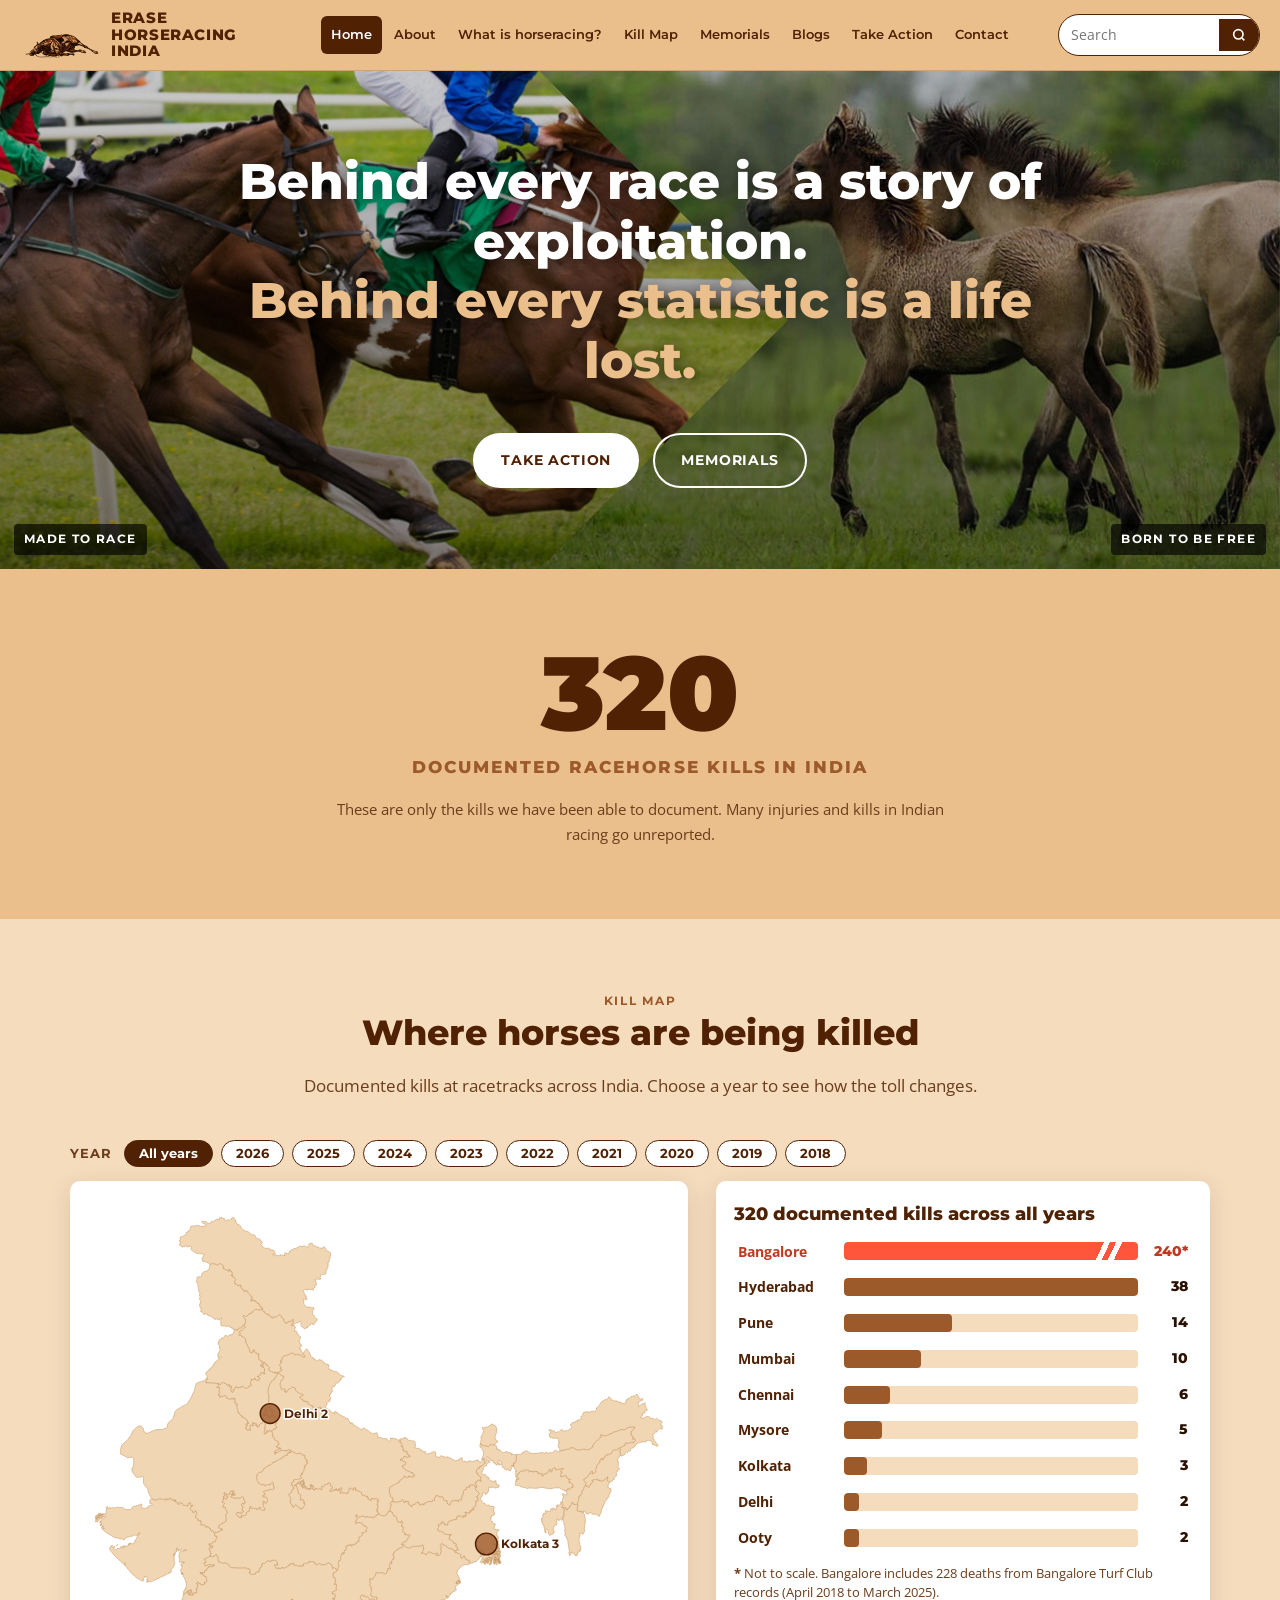
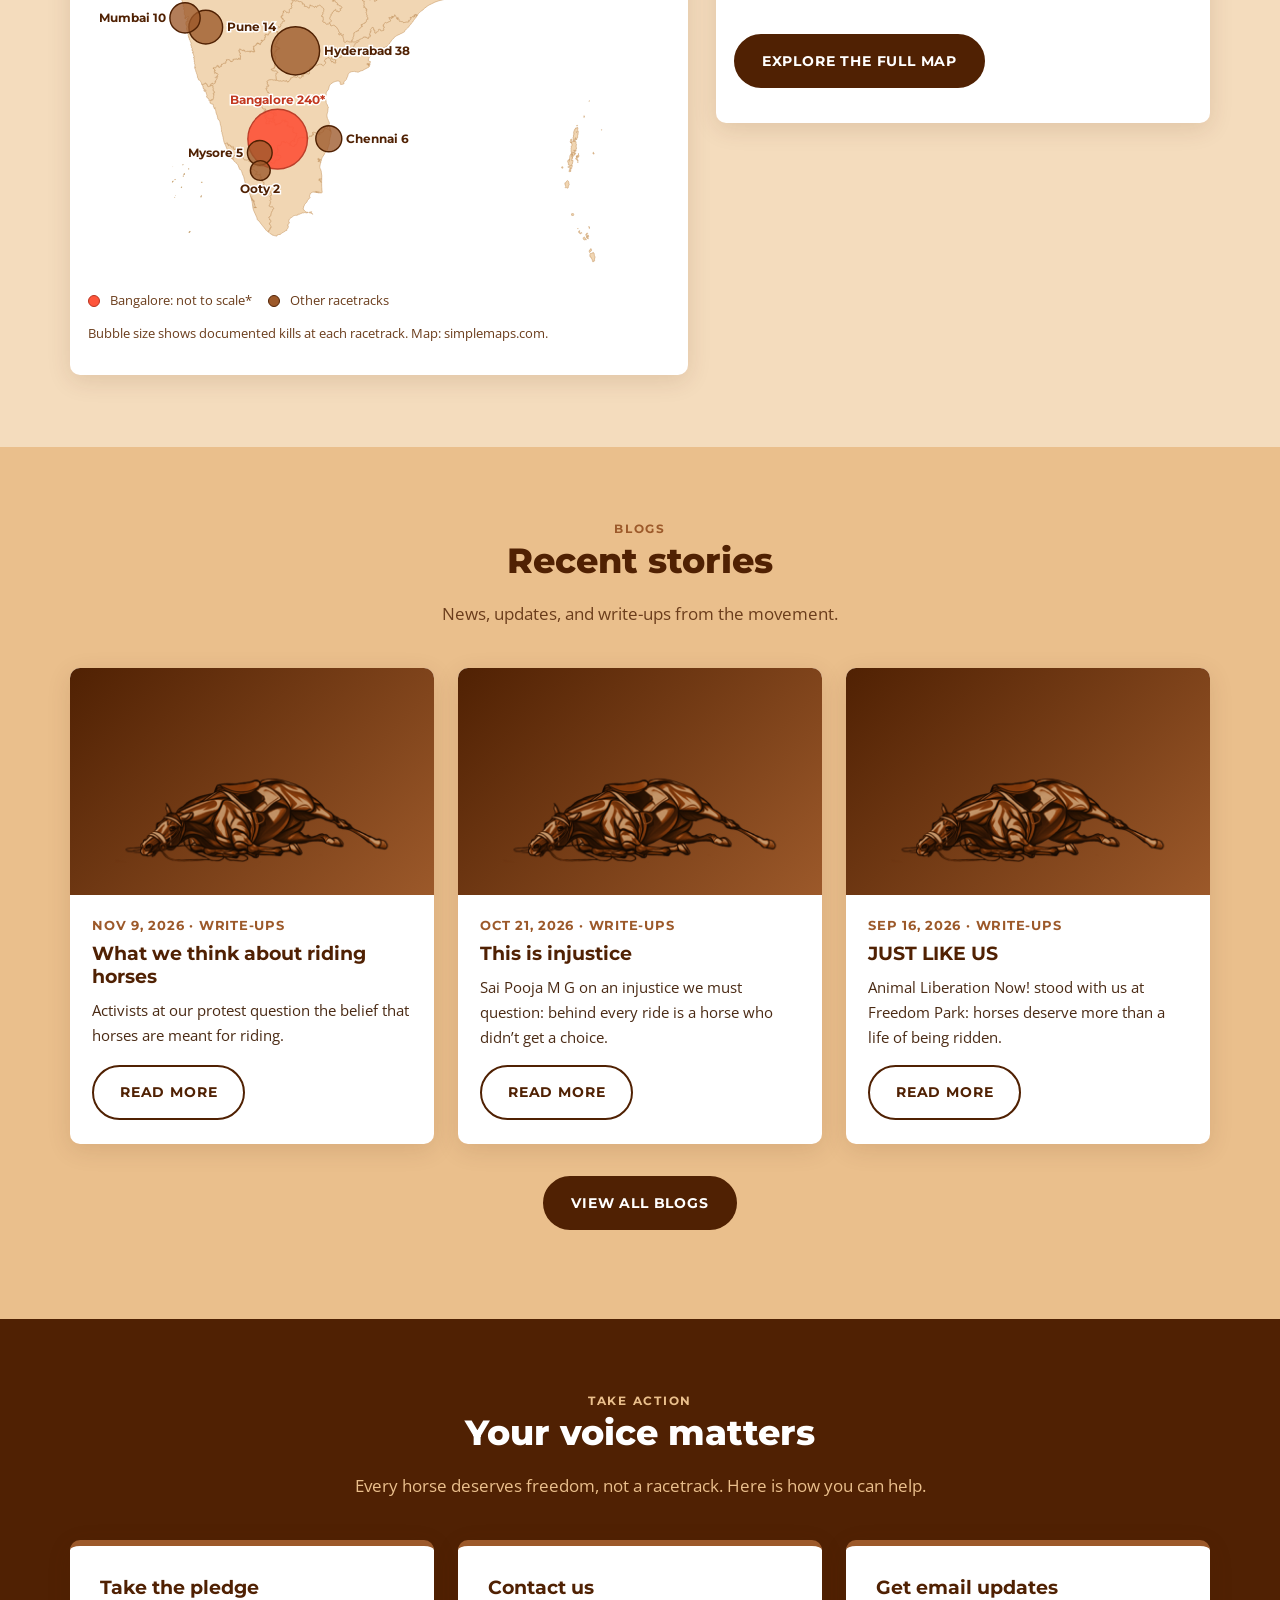
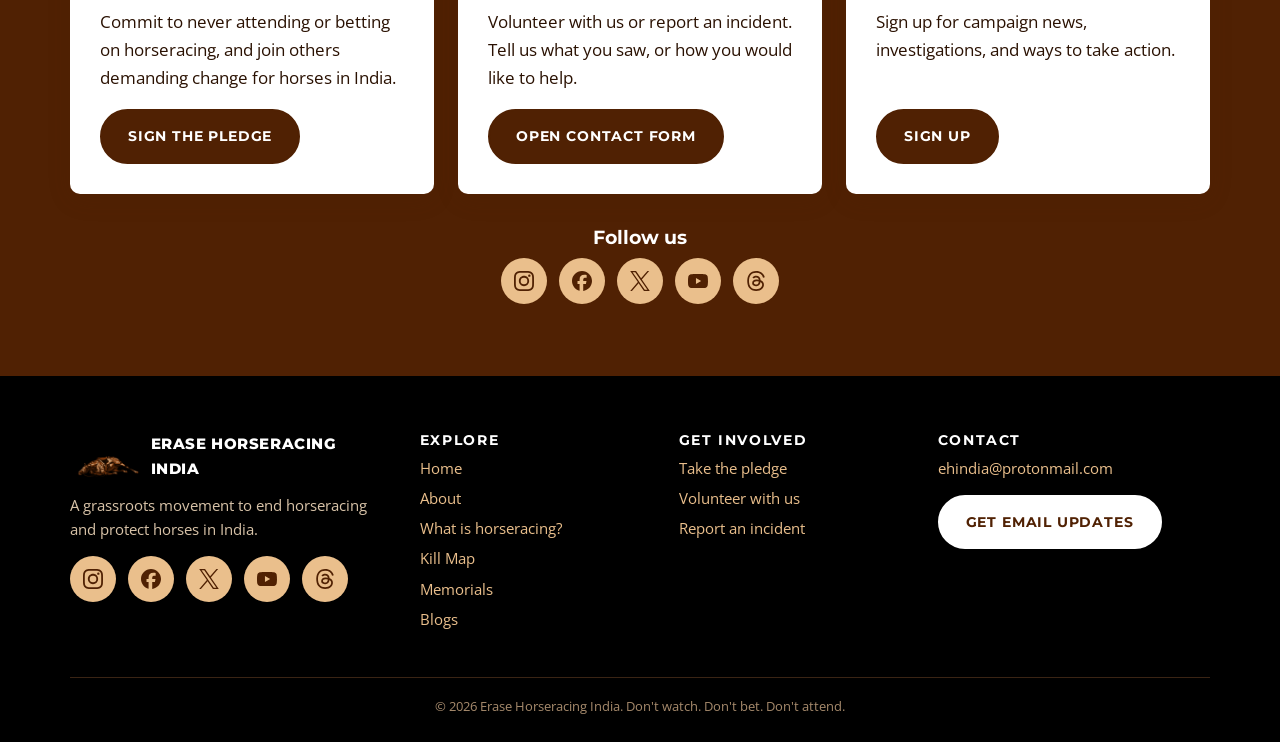
<file: index.html>
<!doctype html>
<html lang="en">
<head>
<meta charset="utf-8">
<meta name="viewport" content="width=device-width, initial-scale=1">
<title>Erase Horseracing India | End horseracing in India</title>
<meta name="description" content="A movement to end horseracing in India and honor the horses who have suffered and been killed on Indian racetracks.">
<meta property="og:title" content="Erase Horseracing India | End horseracing in India">
<meta property="og:description" content="A movement to end horseracing in India and honor the horses who have suffered and been killed on Indian racetracks.">
<meta property="og:image" content="assets/img/hero/home.jpg">
<link rel="icon" type="image/png" href="assets/img/favicon.png">
<link rel="preconnect" href="https://fonts.googleapis.com">
<link rel="preconnect" href="https://fonts.gstatic.com" crossorigin>
<link href="https://fonts.googleapis.com/css2?family=Montserrat:wght@500;600;700;800;900&family=Open+Sans:wght@400;600;700&display=swap" rel="stylesheet">
<link rel="stylesheet" href="assets/css/style.css?v=202611121002">
<script src="assets/js/main.js?v=202611121002" defer></script>
</head>
<body data-page="home">
<main id="main">

<section class="hero">
  <div class="hero-media">
    <img src="assets/img/hero/home.jpg" alt="Left: racehorses being ridden hard on a turf track. Right: a mare and foal running free in a grassy field." fetchpriority="high">
    <span class="hero-label hero-label--left">Made to race</span>
    <span class="hero-label hero-label--right">Born to be free</span>
  </div>
  <div class="hero-copy">
    <h1>Behind every race is a story of exploitation. <span>Behind every statistic is a life lost.</span></h1>
    <div class="btn-row">
      <a class="btn btn--light" href="take-action.html">Take Action</a>
      <a class="btn btn--outline" style="color:#fff;border-color:#fff" href="memorials.html">Memorials</a>
    </div>
  </div>
</section>

<section class="section">
  <div class="container counter">
    <div class="num" id="death-count">0</div>
    <div class="label">Documented racehorse kills in India</div>
    <p class="note">These are only the kills we have been able to document. Many injuries and kills in Indian racing go unreported.</p>
  </div>
</section>

<section class="section section--light">
  <div class="container">
    <div class="section-head"><div class="eyebrow">Kill Map</div><h2>Where horses are being killed</h2><p>Documented kills at racetracks across India. Choose a year to see how the toll changes.</p></div>
    <div id="home-map"></div>
  </div>
</section>

<section class="section">
  <div class="container">
    <div class="section-head"><div class="eyebrow">Blogs</div><h2>Recent stories</h2><p>News, updates, and write-ups from the movement.</p></div>
    <div class="grid grid-3" id="recent-blogs"></div>
    <p class="center mt"><a class="btn btn--primary" href="blogs.html">View all blogs</a></p>
  </div>
</section>

<section class="section section--dark" id="take-action">
  <div class="container">
    <div class="section-head"><div class="eyebrow" style="color:#eabf8c">Take Action</div><h2>Your voice matters</h2><p>Every horse deserves freedom, not a racetrack. Here is how you can help.</p></div>
    <div class="grid grid-3">
      <div class="action-card"><h3>Take the pledge</h3><p>Commit to never attending or betting on horseracing, and join others demanding change for horses in India.</p><a class="btn btn--primary" data-form="pledge" href="#">Sign the pledge</a></div>
      <div class="action-card"><h3>Contact us</h3><p>Volunteer with us or report an incident. Tell us what you saw, or how you would like to help.</p><a class="btn btn--primary" data-form="contact" href="#">Open contact form</a></div>
      <div class="action-card"><h3>Get email updates</h3><p>Sign up for campaign news, investigations, and ways to take action.</p><a class="btn btn--primary" data-form="signup" href="#">Sign up</a></div>
    </div>
    <div class="center mt"><h3>Follow us</h3><div data-socials="socials--light" style="display:flex;justify-content:center"></div></div>
  </div>
</section>
</main>
</body>
</html>
</file>
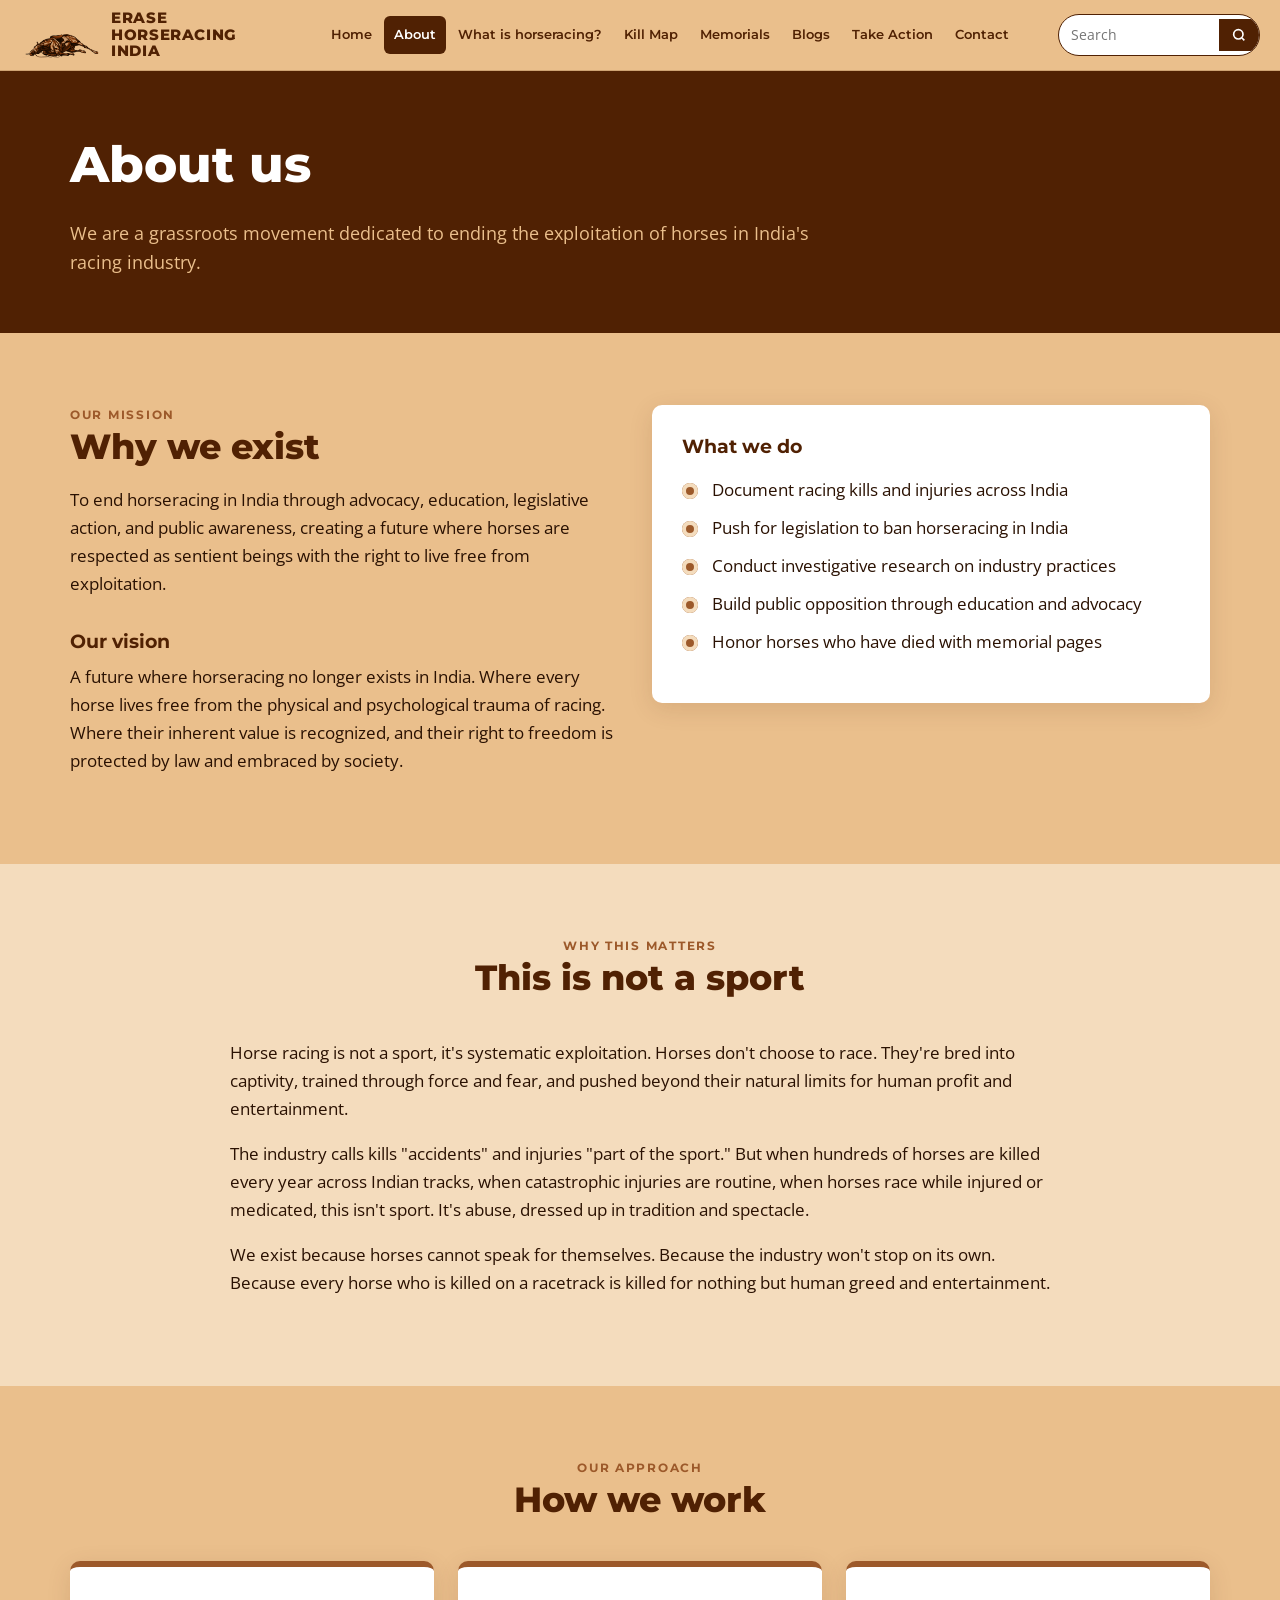
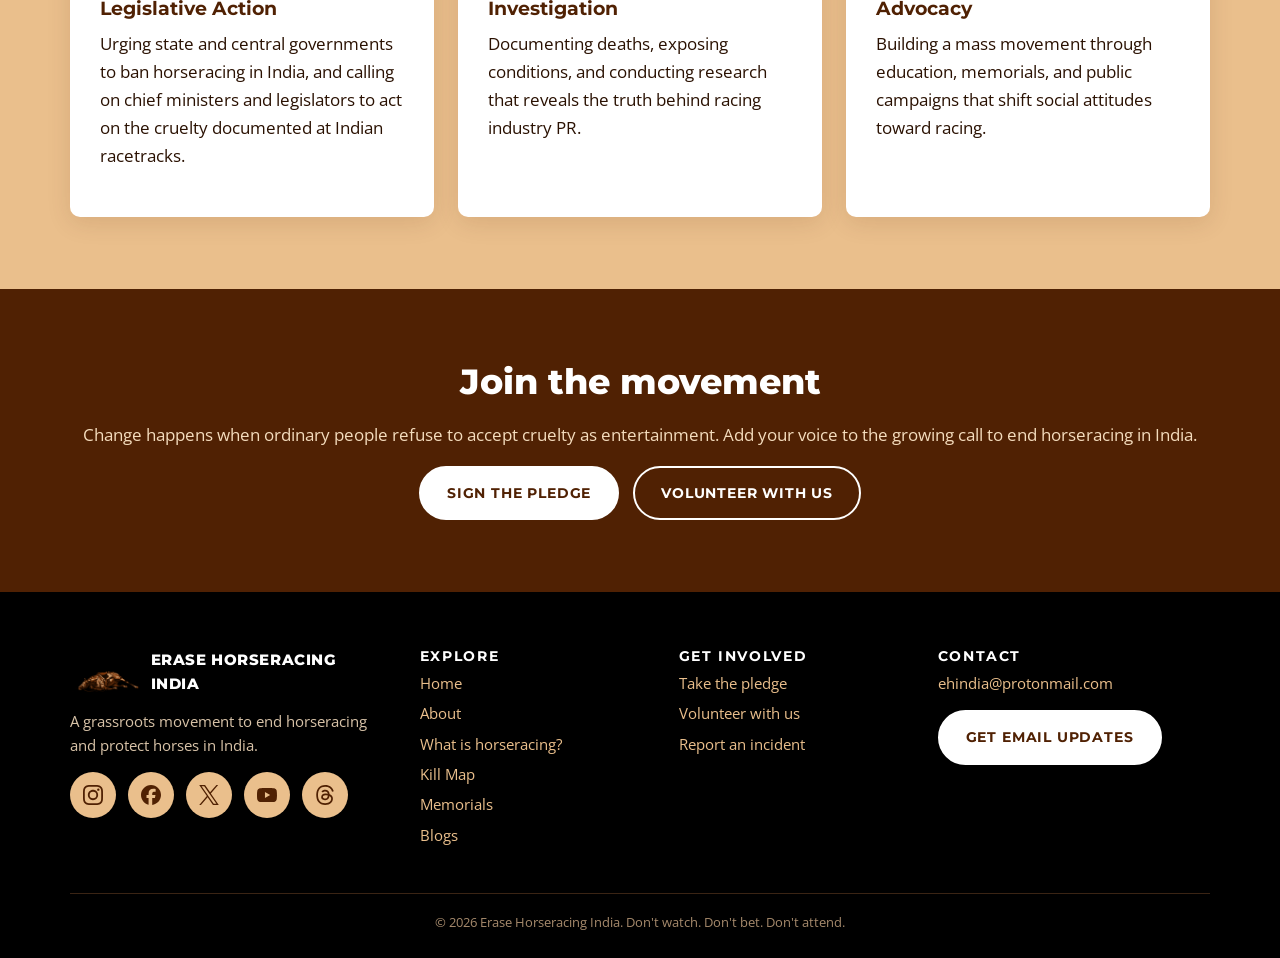
<file: about.html>
<!doctype html>
<html lang="en">
<head>
<meta charset="utf-8">
<meta name="viewport" content="width=device-width, initial-scale=1">
<title>About | Erase Horseracing India</title>
<meta name="description" content="Our mission, vision, and approach to ending horseracing in India.">
<meta property="og:title" content="About | Erase Horseracing India">
<meta property="og:description" content="Our mission, vision, and approach to ending horseracing in India.">
<meta property="og:image" content="assets/img/hero/home.jpg">
<link rel="icon" type="image/png" href="assets/img/favicon.png">
<link rel="preconnect" href="https://fonts.googleapis.com">
<link rel="preconnect" href="https://fonts.gstatic.com" crossorigin>
<link href="https://fonts.googleapis.com/css2?family=Montserrat:wght@500;600;700;800;900&family=Open+Sans:wght@400;600;700&display=swap" rel="stylesheet">
<link rel="stylesheet" href="assets/css/style.css?v=202611121002">
<script src="assets/js/main.js?v=202611121002" defer></script>
</head>
<body data-page="about">
<main id="main">
<section class="page-hero"><div class="container"><h1>About us</h1><p>We are a grassroots movement dedicated to ending the exploitation of horses in India's racing industry.</p></div></section>

<section class="section"><div class="container grid grid-2" style="align-items:start">
  <div><div class="eyebrow">Our mission</div><h2>Why we exist</h2><p>To end horseracing in India through advocacy, education, legislative action, and public awareness, creating a future where horses are respected as sentient beings with the right to live free from exploitation.</p>
  <h3 class="mt">Our vision</h3><p>A future where horseracing no longer exists in India. Where every horse lives free from the physical and psychological trauma of racing. Where their inherent value is recognized, and their right to freedom is protected by law and embraced by society.</p></div>
  <div class="contact-card"><h3>What we do</h3><ul class="checklist"><li>Document racing kills and injuries across India</li><li>Push for legislation to ban horseracing in India</li><li>Conduct investigative research on industry practices</li><li>Build public opposition through education and advocacy</li><li>Honor horses who have died with memorial pages</li></ul></div>
</div></section>
<section class="section section--light"><div class="container" style="max-width:860px">
  <div class="section-head"><div class="eyebrow">Why this matters</div><h2>This is not a sport</h2></div>
  <p>Horse racing is not a sport,  it's systematic exploitation. Horses don't choose to race. They're bred into captivity, trained through force and fear, and pushed beyond their natural limits for human profit and entertainment.</p><p>The industry calls kills "accidents" and injuries "part of the sport." But when hundreds of horses are killed every year across Indian tracks, when catastrophic injuries are routine, when horses race while injured or medicated,  this isn't sport. It's abuse, dressed up in tradition and spectacle.</p><p>We exist because horses cannot speak for themselves. Because the industry won't stop on its own. Because every horse who is killed on a racetrack is killed for nothing but human greed and entertainment.</p>
</div></section>
<section class="section"><div class="container">
  <div class="section-head"><div class="eyebrow">Our approach</div><h2>How we work</h2></div>
  <div class="grid grid-3"><div class="action-card"><h3>Legislative Action</h3><p>Urging state and central governments to ban horseracing in India, and calling on chief ministers and legislators to act on the cruelty documented at Indian racetracks.</p></div><div class="action-card"><h3>Investigation</h3><p>Documenting deaths, exposing conditions, and conducting research that reveals the truth behind racing industry PR.</p></div><div class="action-card"><h3>Advocacy</h3><p>Building a mass movement through education, memorials, and public campaigns that shift social attitudes toward racing.</p></div></div>
</div></section>
<section class="section section--dark"><div class="container center">
  <h2>Join the movement</h2><p>Change happens when ordinary people refuse to accept cruelty as entertainment. Add your voice to the growing call to end horseracing in India.</p>
  <div class="btn-row" style="justify-content:center"><a class="btn btn--light" data-form="pledge" href="#">Sign the pledge</a><a class="btn btn--outline" style="color:#fff;border-color:#fff" href="contact.html">Volunteer with us</a></div>
</div></section>
</main>
</body>
</html>
</file>
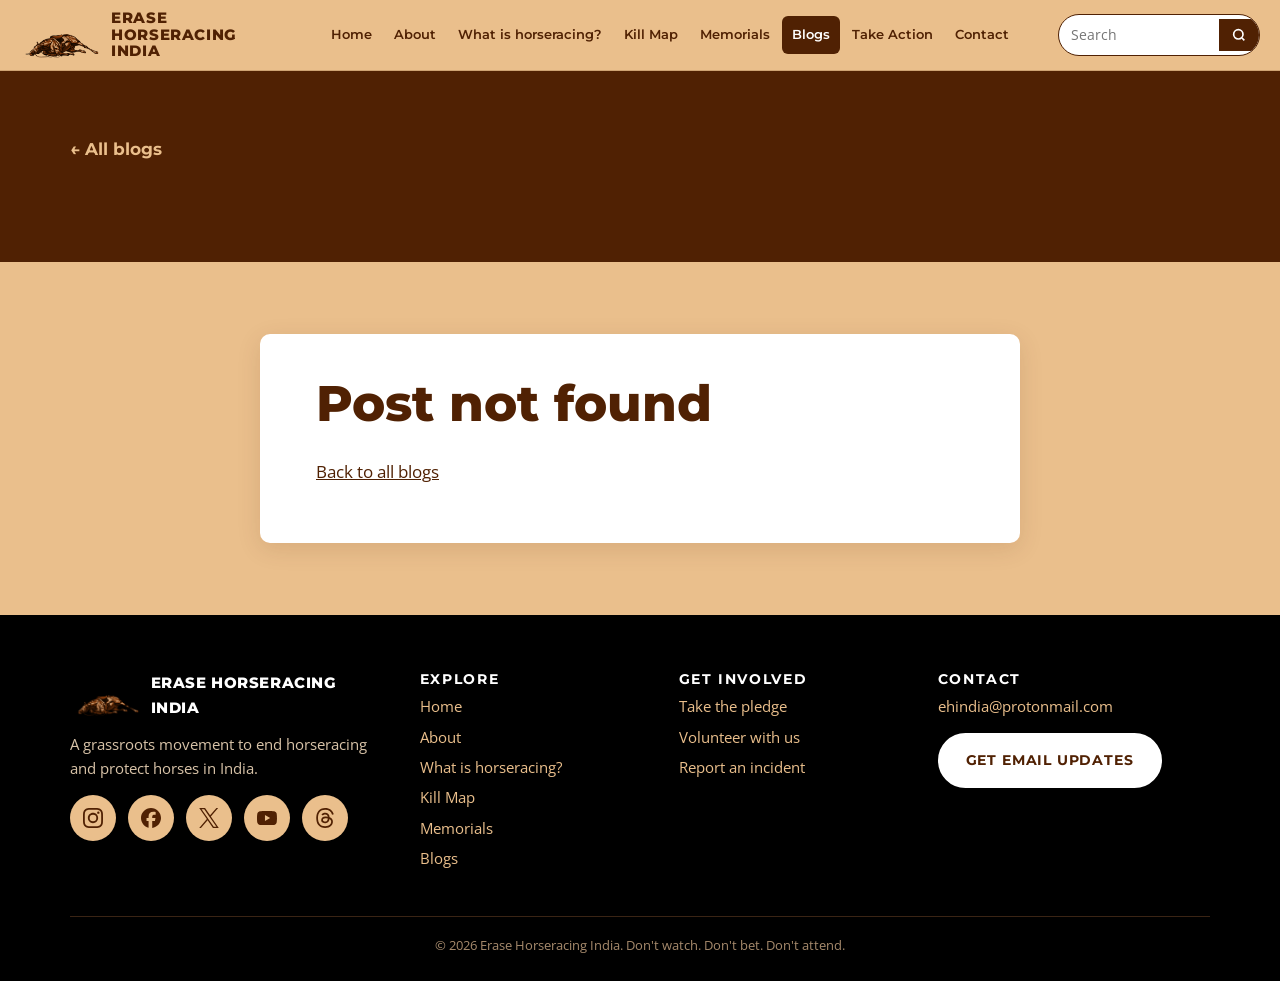
<file: blog.html>
<!doctype html>
<html lang="en">
<head>
<meta charset="utf-8">
<meta name="viewport" content="width=device-width, initial-scale=1">
<title>Blog | Erase Horseracing India</title>
<meta name="description" content="A story from Erase Horseracing India.">
<meta property="og:title" content="Blog | Erase Horseracing India">
<meta property="og:description" content="A story from Erase Horseracing India.">
<meta property="og:image" content="assets/img/hero/home.jpg">
<link rel="icon" type="image/png" href="assets/img/favicon.png">
<link rel="preconnect" href="https://fonts.googleapis.com">
<link rel="preconnect" href="https://fonts.gstatic.com" crossorigin>
<link href="https://fonts.googleapis.com/css2?family=Montserrat:wght@500;600;700;800;900&family=Open+Sans:wght@400;600;700&display=swap" rel="stylesheet">
<link rel="stylesheet" href="assets/css/style.css?v=202611121002">
<script src="assets/js/main.js?v=202611121002" defer></script>
</head>
<body data-page="post">
<main id="main">

<section class="page-hero"><div class="container"><a class="back" href="blogs.html" style="color:#eabf8c">&larr; All blogs</a><h1 id="post-title"></h1><p id="post-meta"></p></div></section>
<section class="section"><div class="container"><article class="prose" id="post"></article></div></section>
</main>
</body>
</html>
</file>
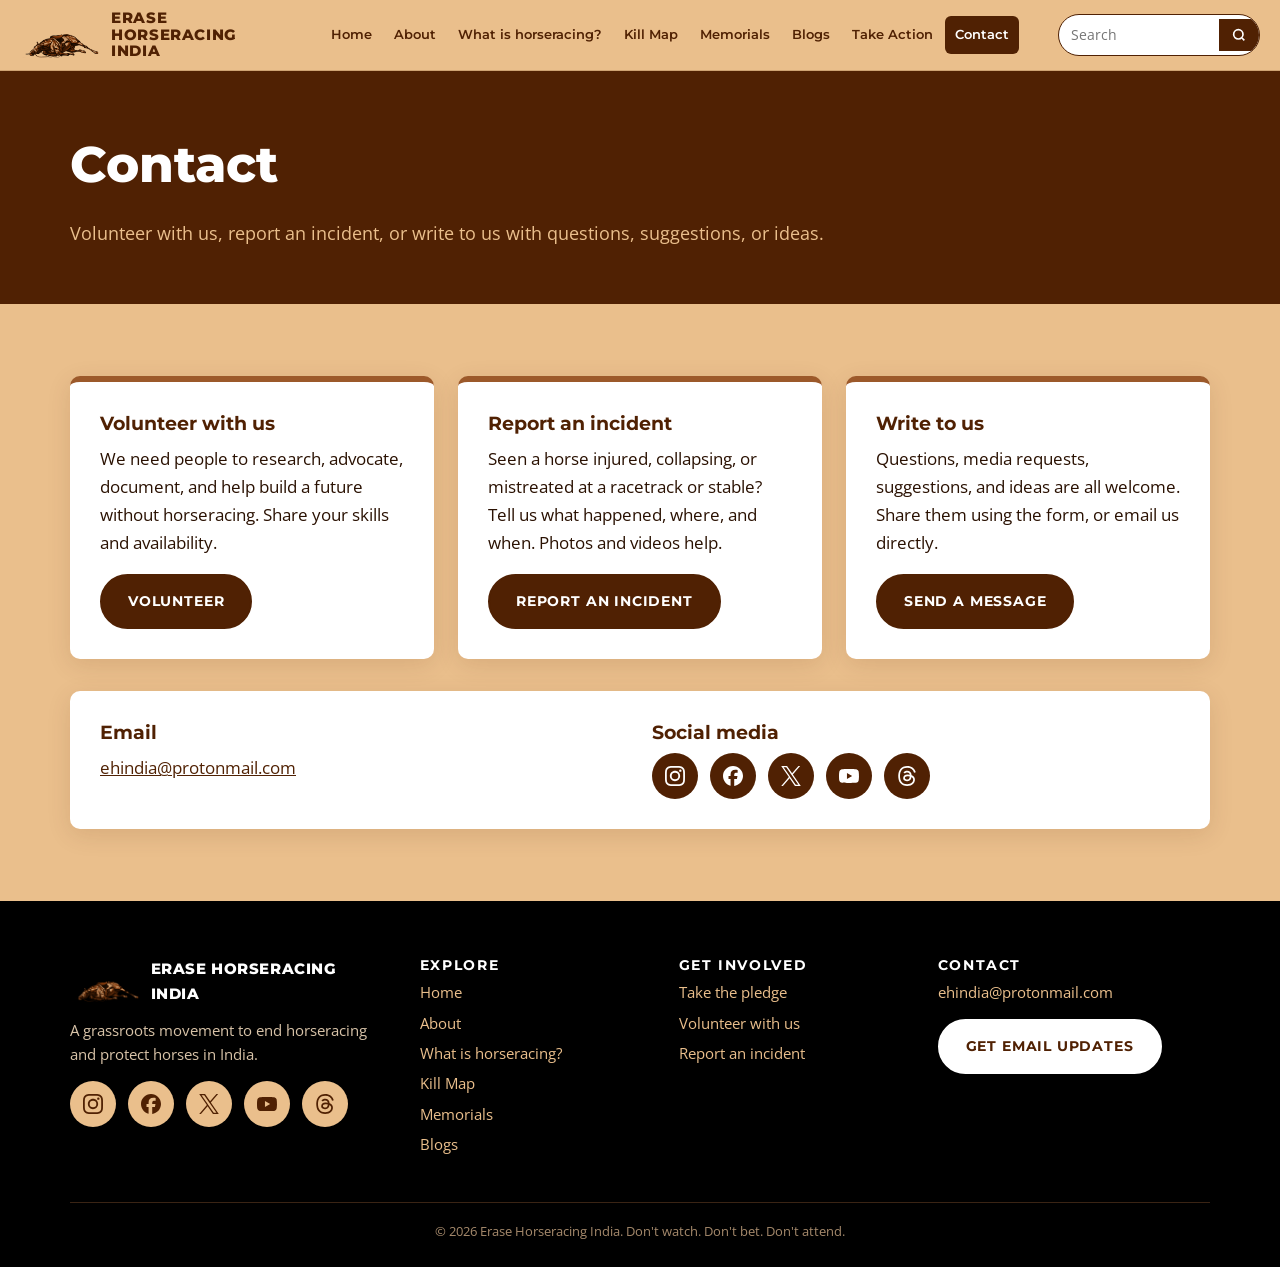
<file: contact.html>
<!doctype html>
<html lang="en">
<head>
<meta charset="utf-8">
<meta name="viewport" content="width=device-width, initial-scale=1">
<title>Contact | Erase Horseracing India</title>
<meta name="description" content="Volunteer with Erase Horseracing India, report an incident, or write to us.">
<meta property="og:title" content="Contact | Erase Horseracing India">
<meta property="og:description" content="Volunteer with Erase Horseracing India, report an incident, or write to us.">
<meta property="og:image" content="assets/img/hero/home.jpg">
<link rel="icon" type="image/png" href="assets/img/favicon.png">
<link rel="preconnect" href="https://fonts.googleapis.com">
<link rel="preconnect" href="https://fonts.gstatic.com" crossorigin>
<link href="https://fonts.googleapis.com/css2?family=Montserrat:wght@500;600;700;800;900&family=Open+Sans:wght@400;600;700&display=swap" rel="stylesheet">
<link rel="stylesheet" href="assets/css/style.css?v=202611121002">
<script src="assets/js/main.js?v=202611121002" defer></script>
</head>
<body data-page="contact">
<main id="main">
<section class="page-hero"><div class="container"><h1>Contact</h1><p>Volunteer with us, report an incident, or write to us with questions, suggestions, or ideas.</p></div></section>

<section class="section"><div class="container">
  <div class="grid grid-3">
    <div class="action-card" id="volunteer"><h3>Volunteer with us</h3><p>We need people to research, advocate, document, and help build a future without horseracing. Share your skills and availability.</p><a class="btn btn--primary" data-form="contact" href="#">Volunteer</a></div>
    <div class="action-card" id="report"><h3>Report an incident</h3><p>Seen a horse injured, collapsing, or mistreated at a racetrack or stable? Tell us what happened, where, and when. Photos and videos help.</p><a class="btn btn--primary" data-form="contact" href="#">Report an incident</a></div>
    <div class="action-card" id="write"><h3>Write to us</h3><p>Questions, media requests, suggestions, and ideas are all welcome. Share them using the form, or email us directly.</p><a class="btn btn--primary" data-form="contact" href="#">Send a message</a></div>
  </div>
  <div class="contact-card mt grid grid-2" style="align-items:center">
    <div><h3>Email</h3><p><a data-email href="#"></a></p></div>
    <div><h3>Social media</h3><div data-socials=""></div></div>
  </div>
</div></section>
</main>
</body>
</html>
</file>
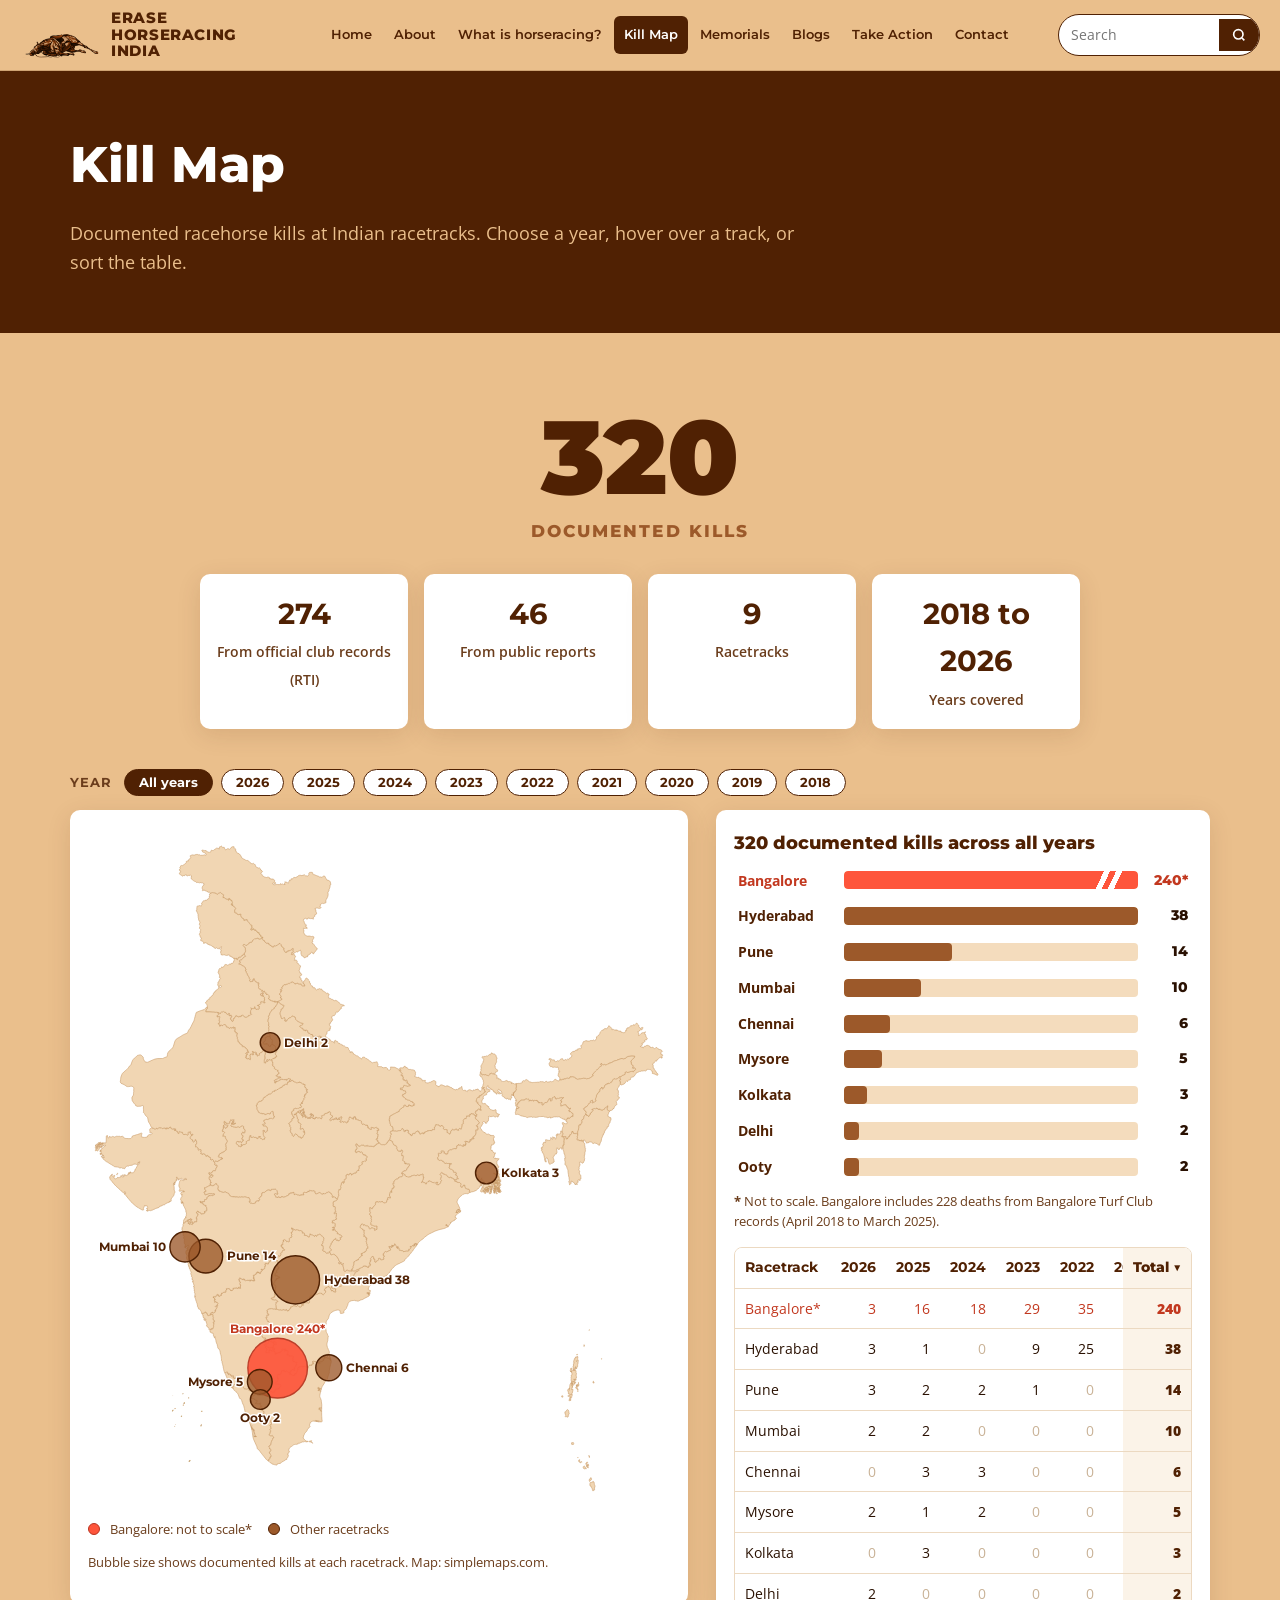
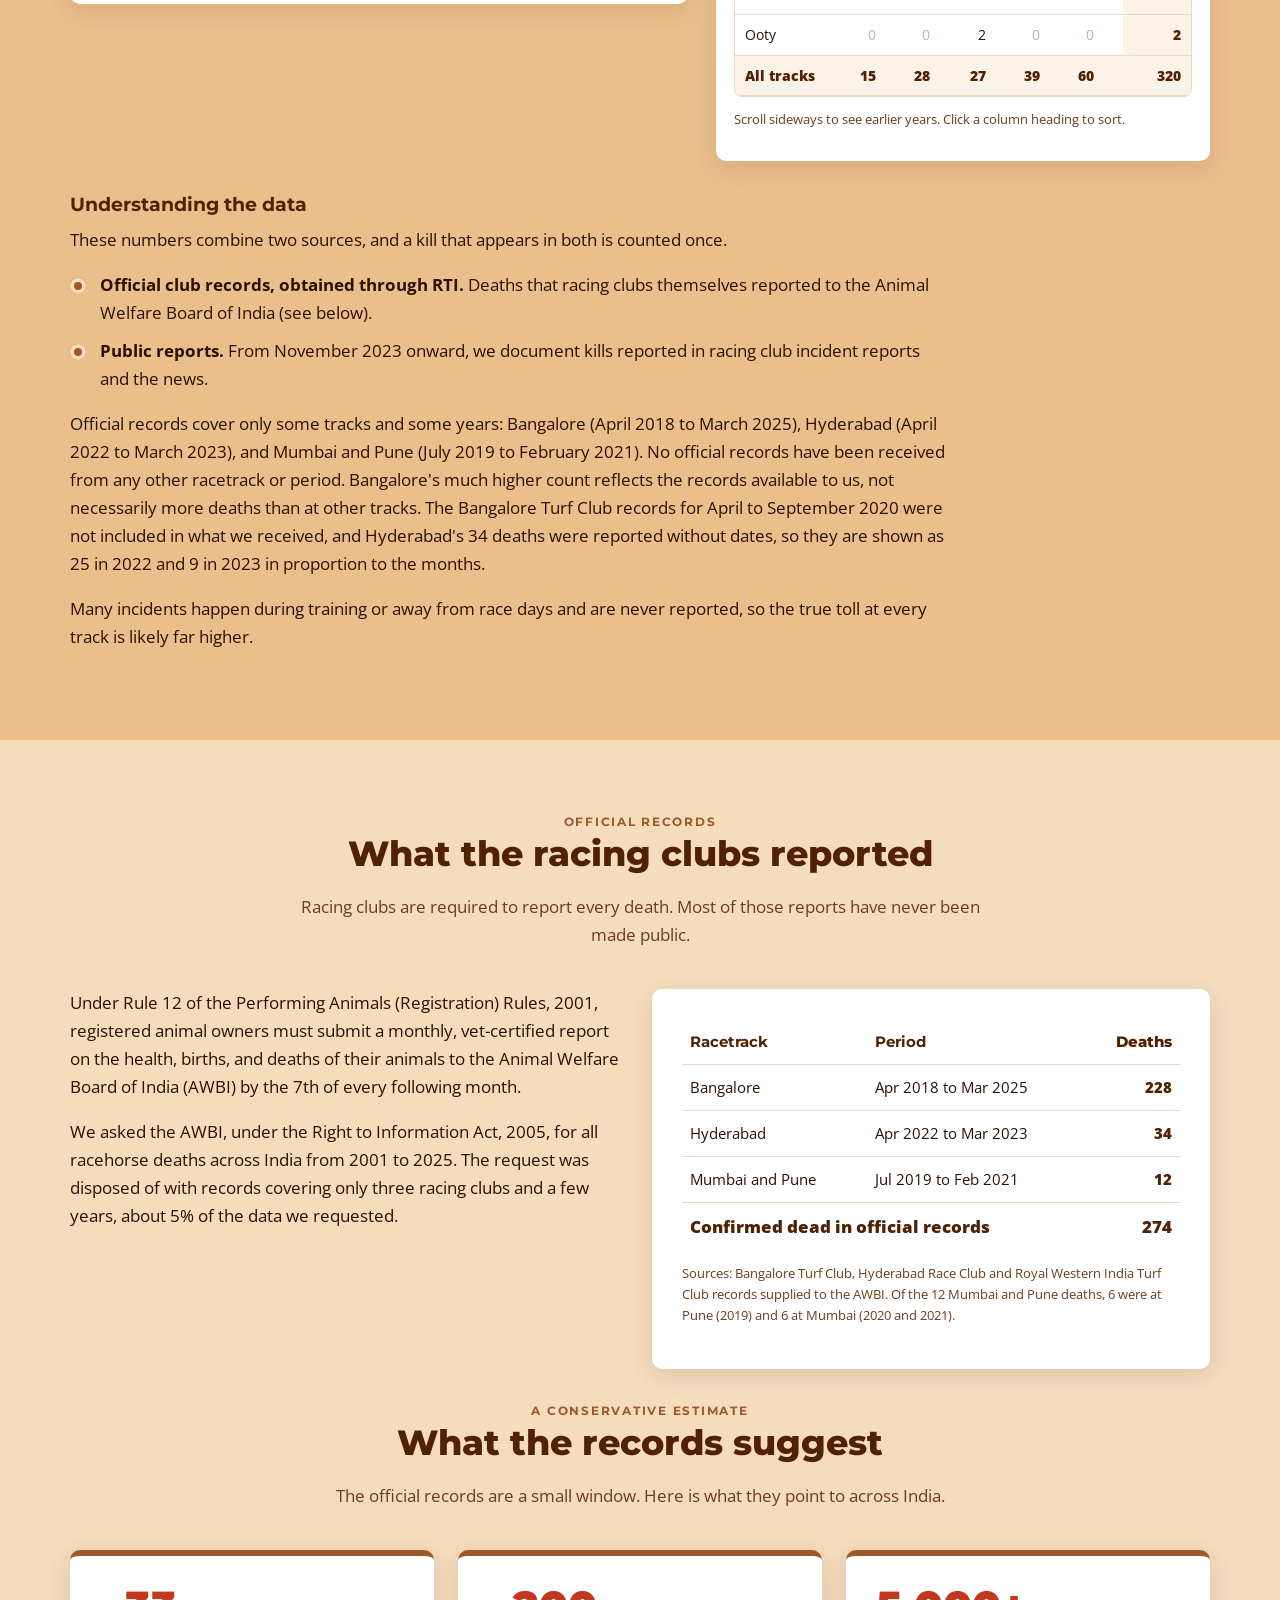
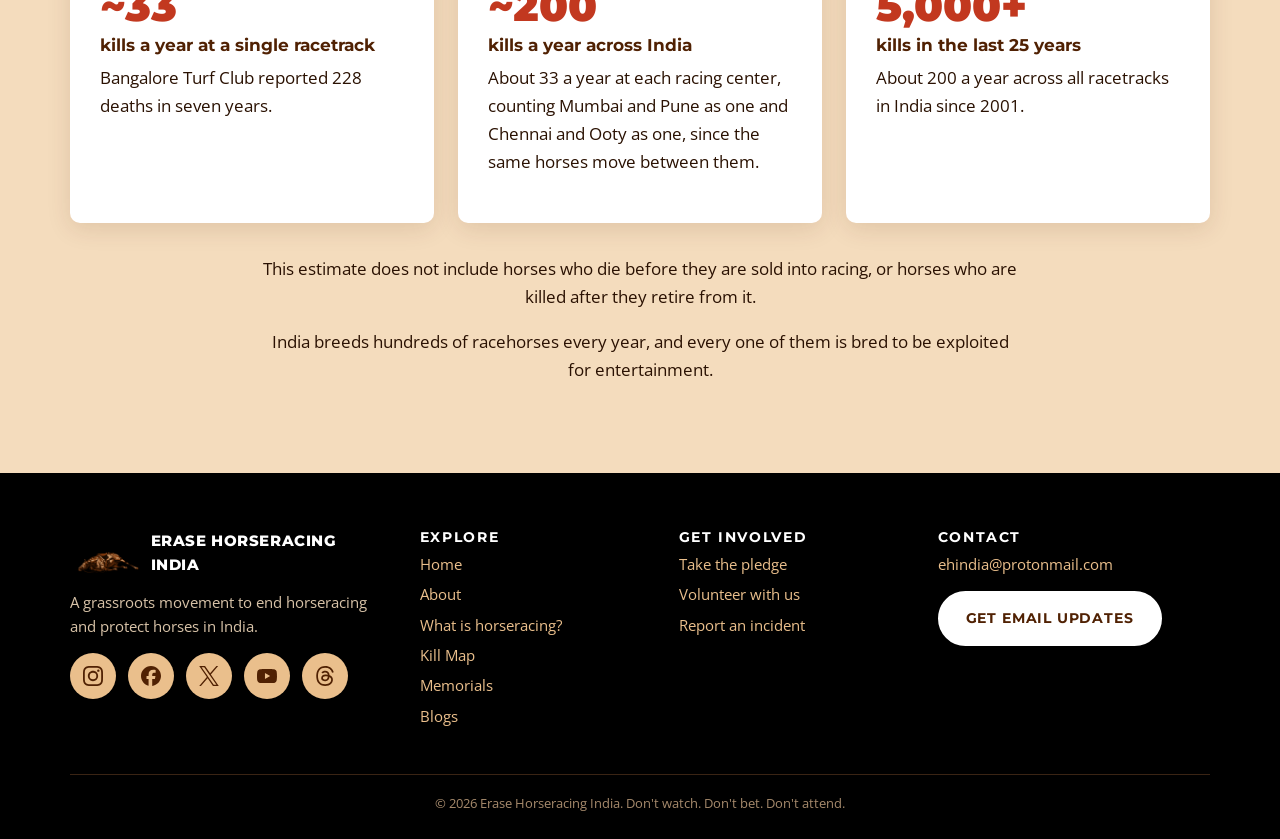
<file: death-map.html>
<!doctype html>
<html lang="en">
<head>
<meta charset="utf-8">
<meta name="viewport" content="width=device-width, initial-scale=1">
<title>Kill Map | Erase Horseracing India</title>
<meta name="description" content="Interactive map of documented racehorse kills at racetracks across India, by year.">
<meta property="og:title" content="Kill Map | Erase Horseracing India">
<meta property="og:description" content="Interactive map of documented racehorse kills at racetracks across India, by year.">
<meta property="og:image" content="assets/img/hero/home.jpg">
<link rel="icon" type="image/png" href="assets/img/favicon.png">
<link rel="preconnect" href="https://fonts.googleapis.com">
<link rel="preconnect" href="https://fonts.gstatic.com" crossorigin>
<link href="https://fonts.googleapis.com/css2?family=Montserrat:wght@500;600;700;800;900&family=Open+Sans:wght@400;600;700&display=swap" rel="stylesheet">
<link rel="stylesheet" href="assets/css/style.css?v=202611121002">
<script src="assets/js/main.js?v=202611121002" defer></script>
</head>
<body data-page="deathmap">
<main id="main">
<section class="page-hero"><div class="container"><h1>Kill Map</h1><p>Documented racehorse kills at Indian racetracks. Choose a year, hover over a track, or sort the table.</p></div></section>

<section class="section"><div class="container">
  <div class="counter"><div class="num" id="death-count">0</div><div class="label">Documented kills</div></div>
  <div class="stat-grid" style="max-width:880px;margin:28px auto 40px">
    <div class="stat"><b id="official-count">0</b><span>From official club records (RTI)</span></div>
    <div class="stat"><b id="public-count">0</b><span>From public reports</span></div>
    <div class="stat"><b id="track-count">0</b><span>Racetracks</span></div>
    <div class="stat"><b id="year-span">-</b><span>Years covered</span></div>
  </div>
  <div id="full-map"></div>

  <div class="data-notes mt">
    <h3>Understanding the data</h3>
    <p>These numbers combine two sources, and a kill that appears in both is counted once.</p>
    <ul class="checklist">
      <li><b>Official club records, obtained through RTI.</b> Deaths that racing clubs themselves reported to the Animal Welfare Board of India (see below).</li>
      <li><b>Public reports.</b> From November 2023 onward, we document kills reported in racing club incident reports and the news.</li>
    </ul>
    <p>Official records cover only some tracks and some years: Bangalore (April 2018 to March 2025), Hyderabad (April 2022 to March 2023), and Mumbai and Pune (July 2019 to February 2021). No official records have been received from any other racetrack or period. Bangalore's much higher count reflects the records available to us, not necessarily more deaths than at other tracks. The Bangalore Turf Club records for April to September 2020 were not included in what we received, and Hyderabad's 34 deaths were reported without dates, so they are shown as 25 in 2022 and 9 in 2023 in proportion to the months.</p>
    <p>Many incidents happen during training or away from race days and are never reported, so the true toll at every track is likely far higher.</p>
  </div>
</div></section>

<section class="section section--light" id="official-records"><div class="container">
  <div class="section-head"><div class="eyebrow">Official records</div><h2>What the racing clubs reported</h2>
    <p>Racing clubs are required to report every death. Most of those reports have never been made public.</p></div>
  <div class="grid grid-2" style="align-items:start">
    <div>
      <p>Under Rule 12 of the Performing Animals (Registration) Rules, 2001, registered animal owners must submit a monthly, vet-certified report on the health, births, and deaths of their animals to the Animal Welfare Board of India (AWBI) by the 7th of every following month.</p>
      <p>We asked the AWBI, under the Right to Information Act, 2005, for all racehorse deaths across India from 2001 to 2025. The request was disposed of with records covering only three racing clubs and a few years, about 5% of the data we requested.</p>
    </div>
    <div class="contact-card">
      <table class="rti-table">
        <thead><tr><th>Racetrack</th><th>Period</th><th>Deaths</th></tr></thead>
        <tbody>
          <tr><td>Bangalore</td><td>Apr 2018 to Mar 2025</td><td>228</td></tr>
          <tr><td>Hyderabad</td><td>Apr 2022 to Mar 2023</td><td>34</td></tr>
          <tr><td>Mumbai and Pune</td><td>Jul 2019 to Feb 2021</td><td>12</td></tr>
        </tbody>
        <tfoot><tr><td colspan="2">Confirmed dead in official records</td><td>274</td></tr></tfoot>
      </table>
      <p class="source">Sources: Bangalore Turf Club, Hyderabad Race Club and Royal Western India Turf Club records supplied to the AWBI. Of the 12 Mumbai and Pune deaths, 6 were at Pune (2019) and 6 at Mumbai (2020 and 2021).</p>
    </div>
  </div>

  <div class="section-head mt"><div class="eyebrow">A conservative estimate</div><h2>What the records suggest</h2>
    <p>The official records are a small window. Here is what they point to across India.</p></div>
  <div class="grid grid-3">
    <div class="action-card estimate"><b>~33</b><h3>kills a year at a single racetrack</h3><p>Bangalore Turf Club reported 228 deaths in seven years.</p></div>
    <div class="action-card estimate"><b>~200</b><h3>kills a year across India</h3><p>About 33 a year at each racing center, counting Mumbai and Pune as one and Chennai and Ooty as one, since the same horses move between them.</p></div>
    <div class="action-card estimate"><b>5,000+</b><h3>kills in the last 25 years</h3><p>About 200 a year across all racetracks in India since 2001.</p></div>
  </div>
  <p class="center mt" style="max-width:760px;margin-left:auto;margin-right:auto">This estimate does not include horses who die before they are sold into racing, or horses who are killed after they retire from it.</p>
  <p class="center" style="max-width:760px;margin-left:auto;margin-right:auto">India breeds hundreds of racehorses every year, and every one of them is bred to be exploited for entertainment.</p>
</div></section>
</main>
</body>
</html>
</file>
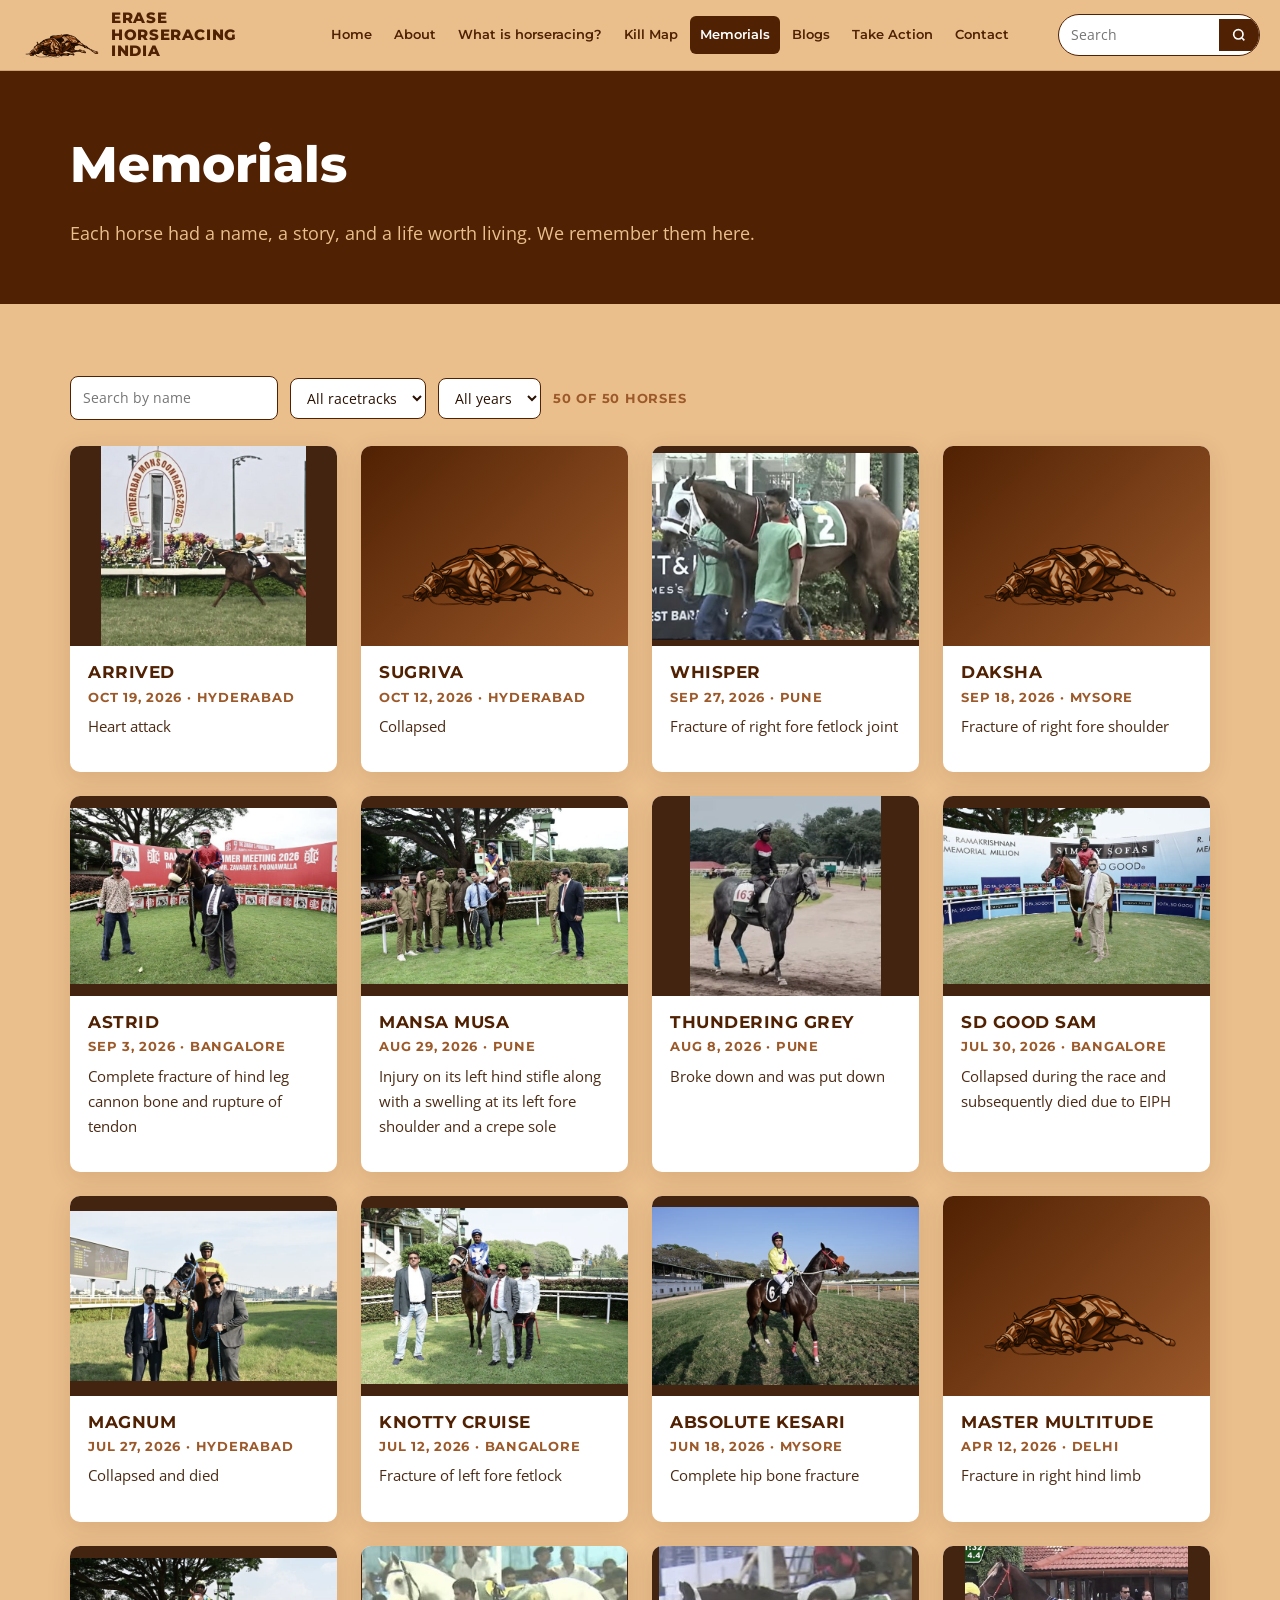
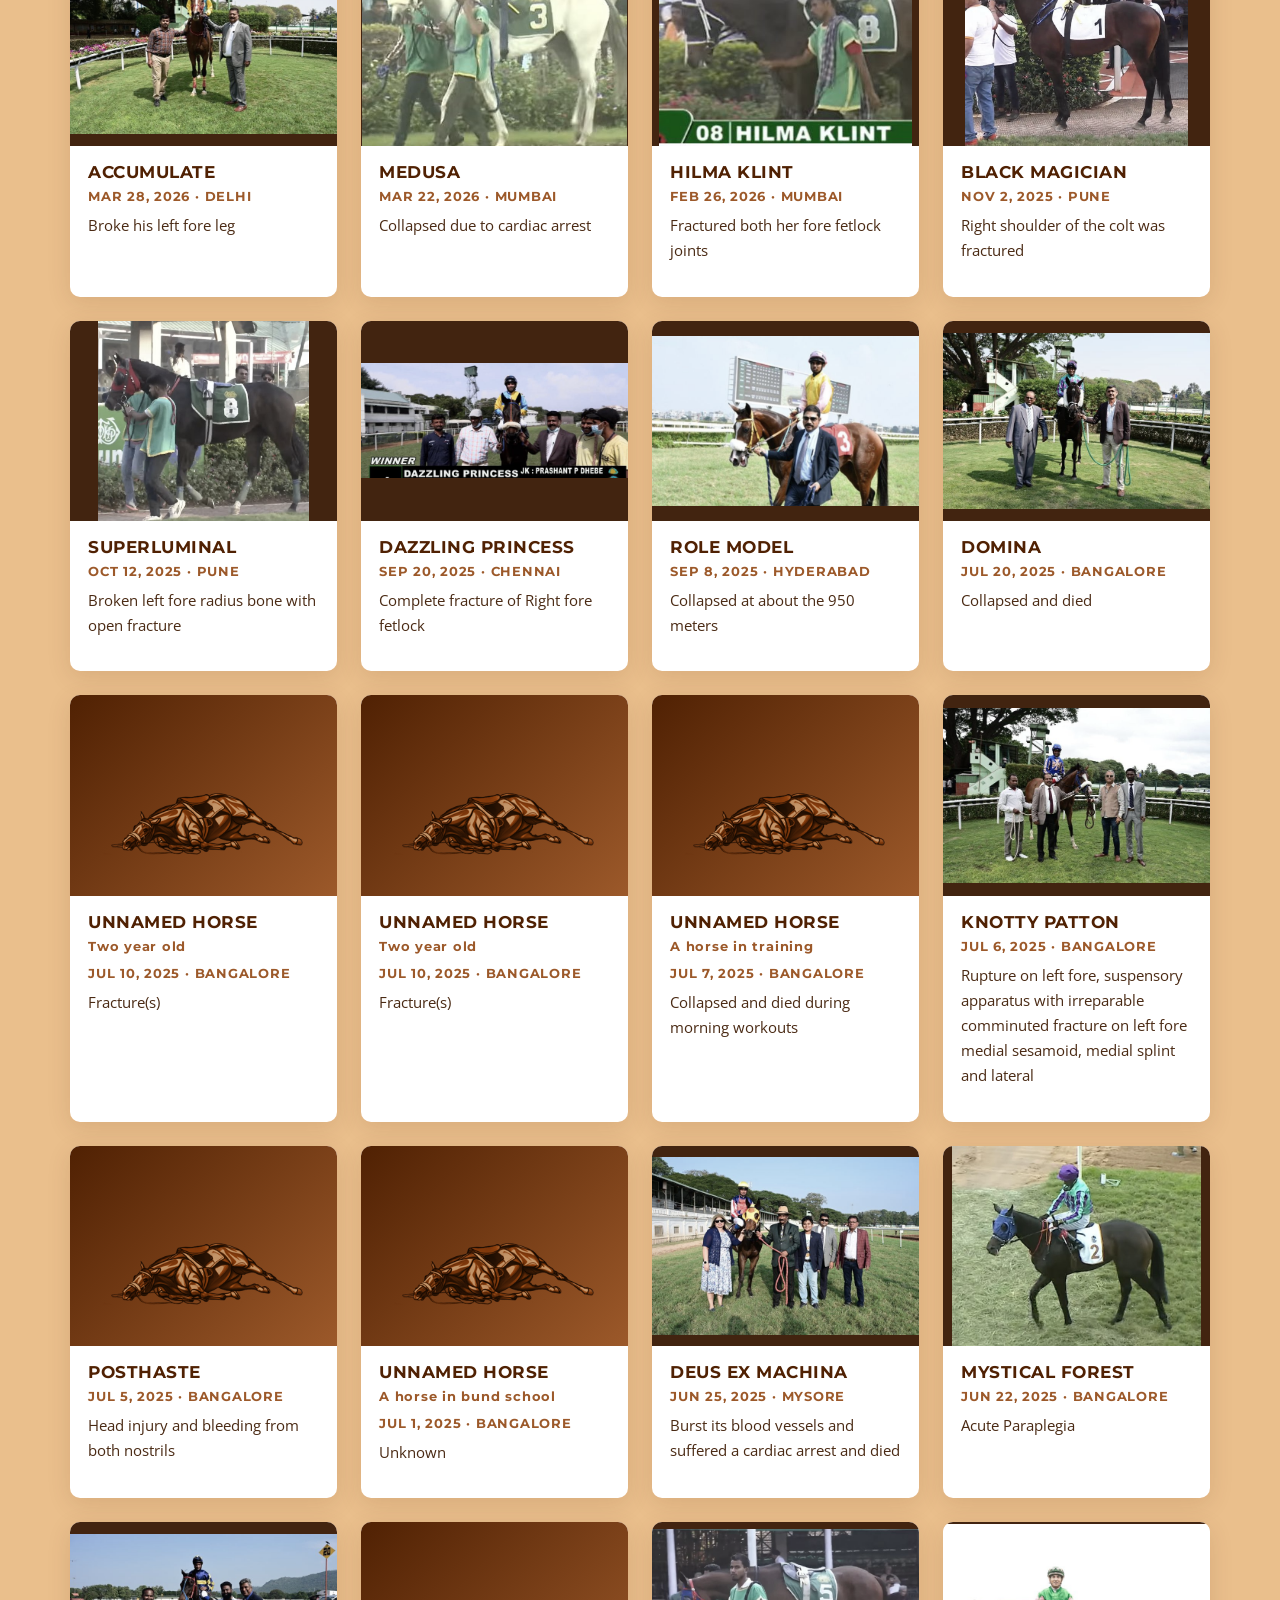
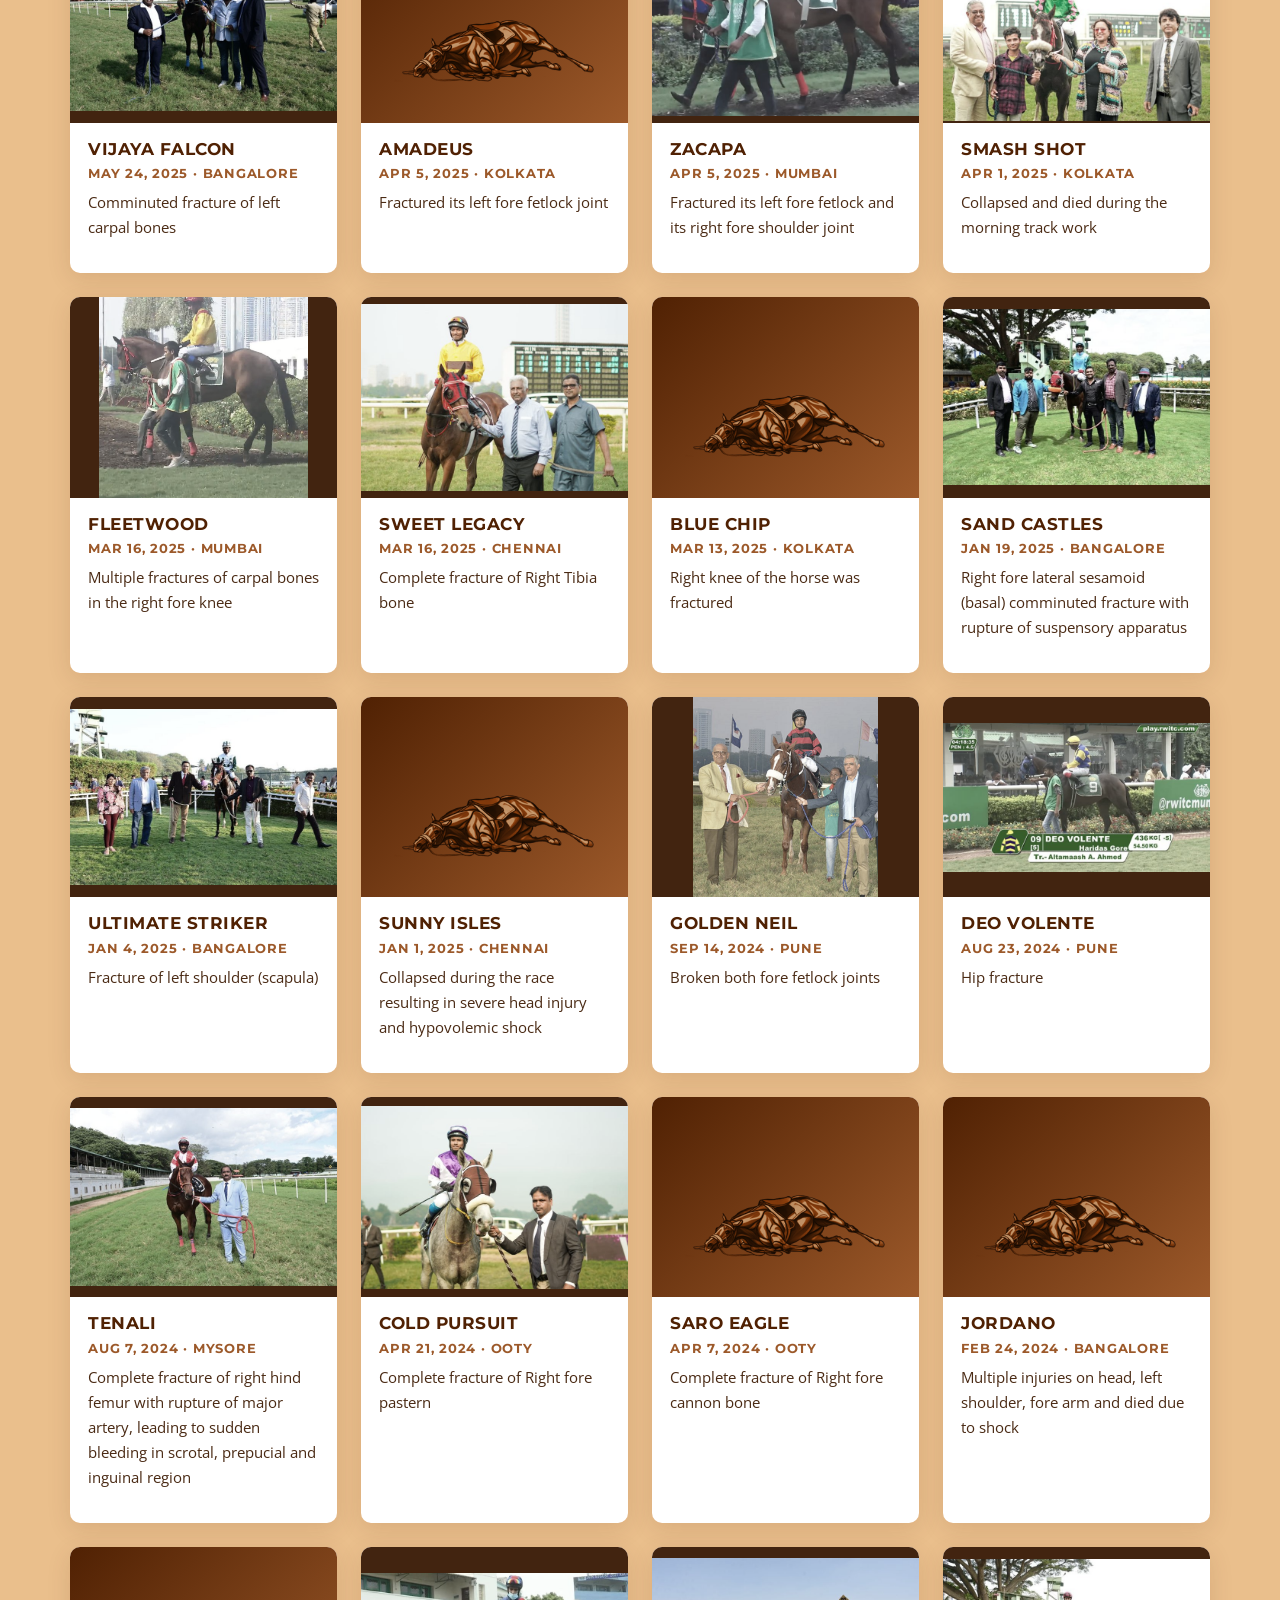
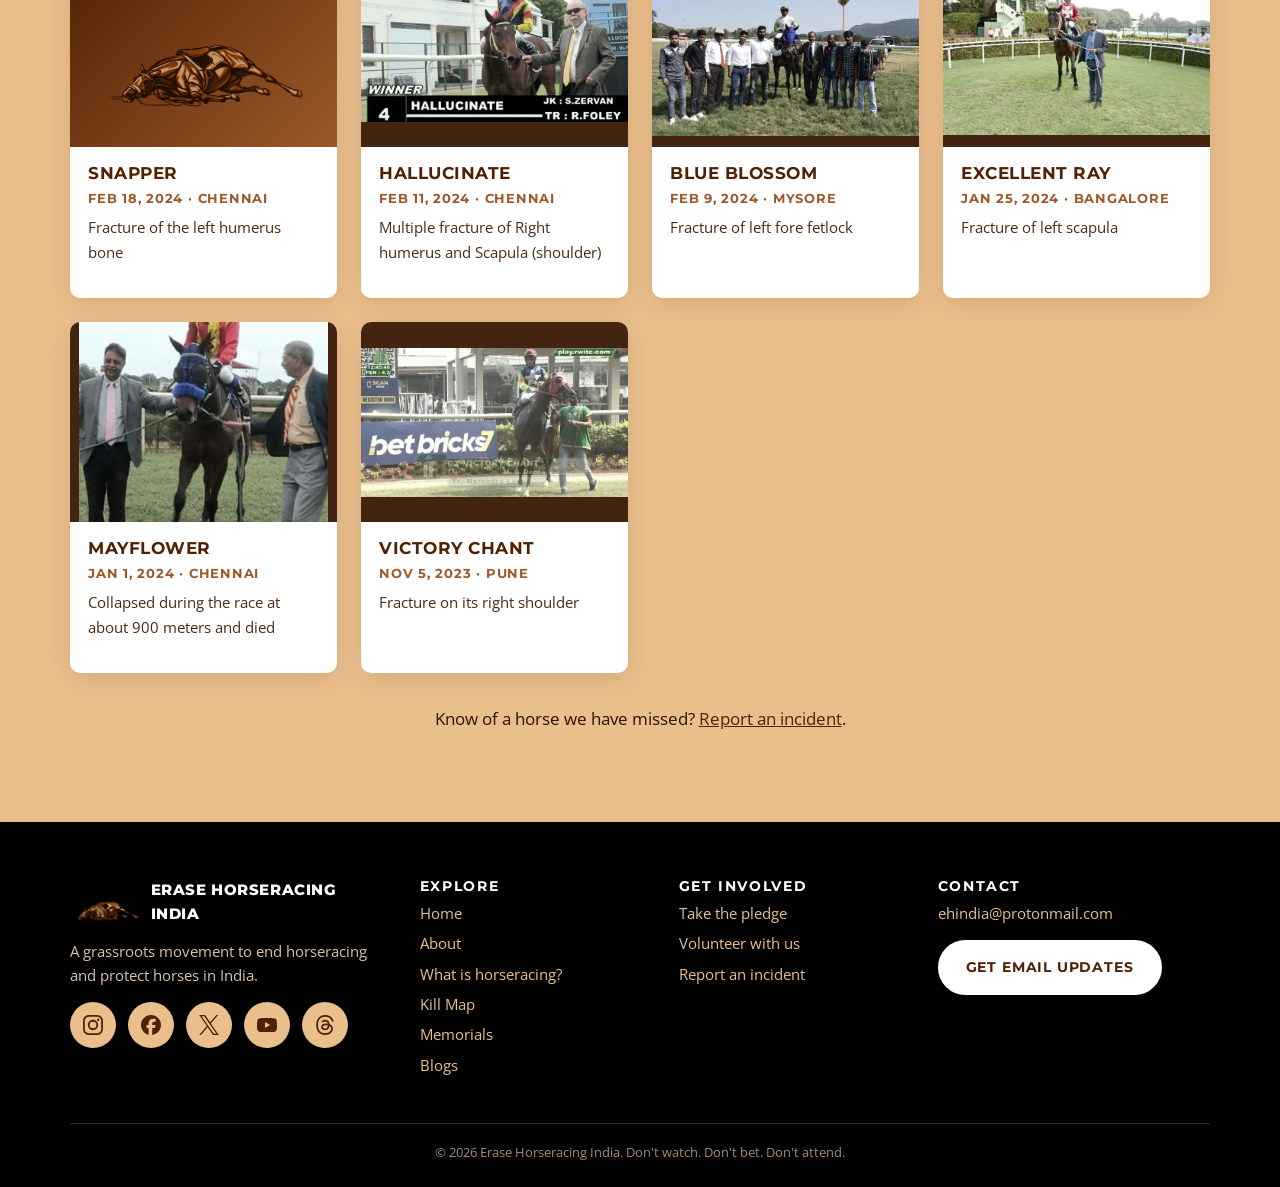
<file: memorials.html>
<!doctype html>
<html lang="en">
<head>
<meta charset="utf-8">
<meta name="viewport" content="width=device-width, initial-scale=1">
<title>Memorials | Erase Horseracing India</title>
<meta name="description" content="Remembering the horses who were killed on Indian racetracks. Each horse had a name, a story, and a life worth living.">
<meta property="og:title" content="Memorials | Erase Horseracing India">
<meta property="og:description" content="Remembering the horses who were killed on Indian racetracks. Each horse had a name, a story, and a life worth living.">
<meta property="og:image" content="assets/img/hero/home.jpg">
<link rel="icon" type="image/png" href="assets/img/favicon.png">
<link rel="preconnect" href="https://fonts.googleapis.com">
<link rel="preconnect" href="https://fonts.gstatic.com" crossorigin>
<link href="https://fonts.googleapis.com/css2?family=Montserrat:wght@500;600;700;800;900&family=Open+Sans:wght@400;600;700&display=swap" rel="stylesheet">
<link rel="stylesheet" href="assets/css/style.css?v=202611121002">
<script src="assets/js/main.js?v=202611121002" defer></script>
</head>
<body data-page="memorials">
<main id="main">
<section class="page-hero"><div class="container"><h1>Memorials</h1><p>Each horse had a name, a story, and a life worth living. We remember them here.</p></div></section>

<section class="section"><div class="container">
  <div class="filters">
    <input id="f-q" type="search" placeholder="Search by name" aria-label="Search by horse name">
    <select id="f-track" aria-label="Filter by racetrack"><option value="">All racetracks</option></select>
    <select id="f-year" aria-label="Filter by year"><option value="">All years</option></select>
    <span id="memorial-count" class="meta" style="margin:0"></span>
  </div>
  <div class="grid grid-4" id="memorial-grid"></div>
  <p class="center mt">Know of a horse we have missed? <a href="contact.html">Report an incident</a>.</p>
</div></section>
</main>
</body>
</html>
</file>
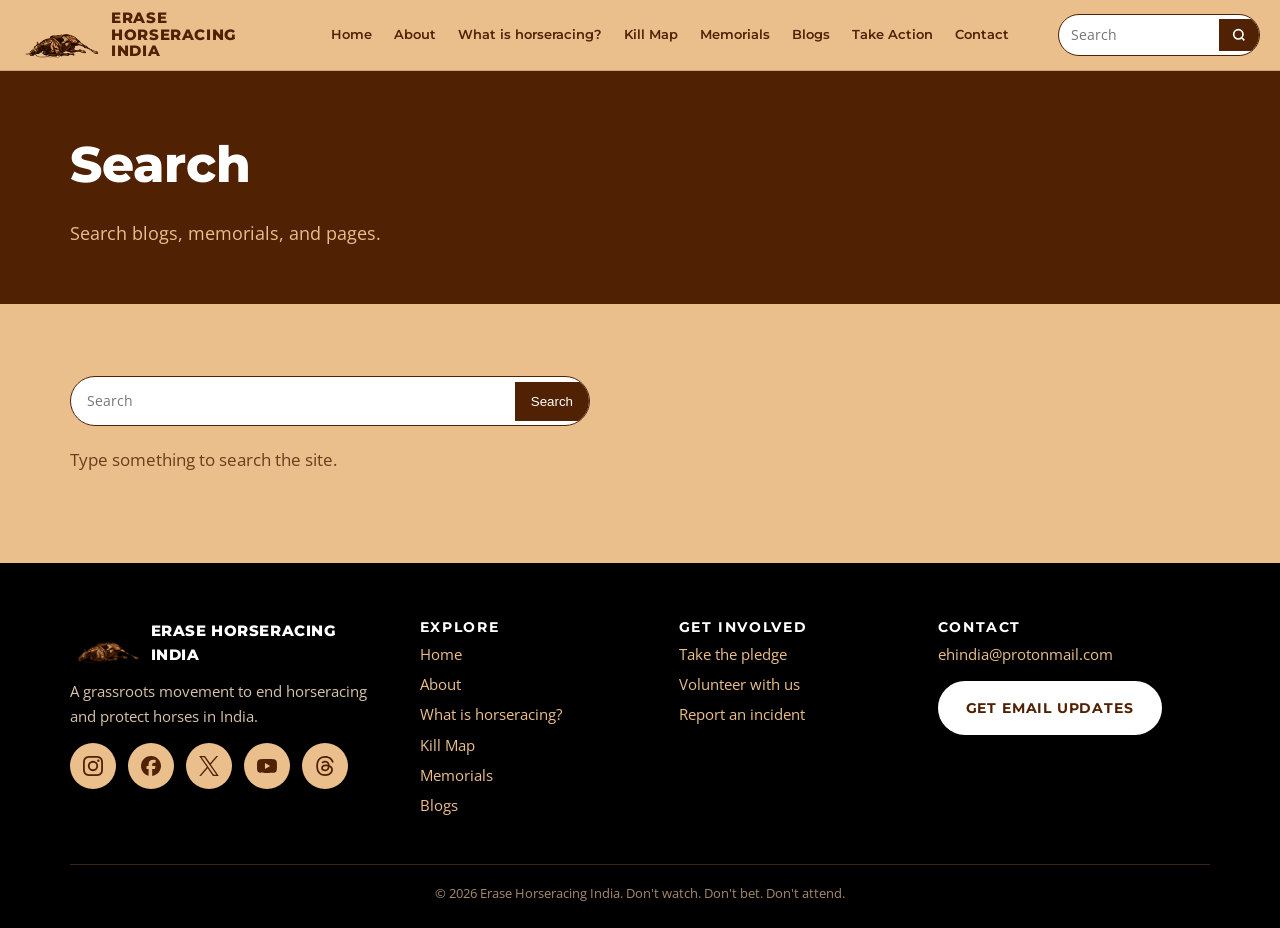
<file: search.html>
<!doctype html>
<html lang="en">
<head>
<meta charset="utf-8">
<meta name="viewport" content="width=device-width, initial-scale=1">
<title>Search | Erase Horseracing India</title>
<meta name="description" content="Search Erase Horseracing India.">
<meta property="og:title" content="Search | Erase Horseracing India">
<meta property="og:description" content="Search Erase Horseracing India.">
<meta property="og:image" content="assets/img/hero/home.jpg">
<link rel="icon" type="image/png" href="assets/img/favicon.png">
<link rel="preconnect" href="https://fonts.googleapis.com">
<link rel="preconnect" href="https://fonts.gstatic.com" crossorigin>
<link href="https://fonts.googleapis.com/css2?family=Montserrat:wght@500;600;700;800;900&family=Open+Sans:wght@400;600;700&display=swap" rel="stylesheet">
<link rel="stylesheet" href="assets/css/style.css?v=202611121002">
<script src="assets/js/main.js?v=202611121002" defer></script>
</head>
<body data-page="search">
<main id="main">
<section class="page-hero"><div class="container"><h1>Search</h1><p>Search blogs, memorials, and pages.</p></div></section>

<section class="section"><div class="container">
  <form class="search-form" action="search.html" role="search" style="max-width:520px;margin-bottom:20px"><input id="q" type="search" name="q" placeholder="Search" aria-label="Search" style="width:100%;padding:12px 16px"><button type="submit" style="padding:12px 16px">Search</button></form>
  <p class="meta" id="result-count"></p>
  <div class="search-results" id="results"></div>
</div></section>
</main>
</body>
</html>
</file>
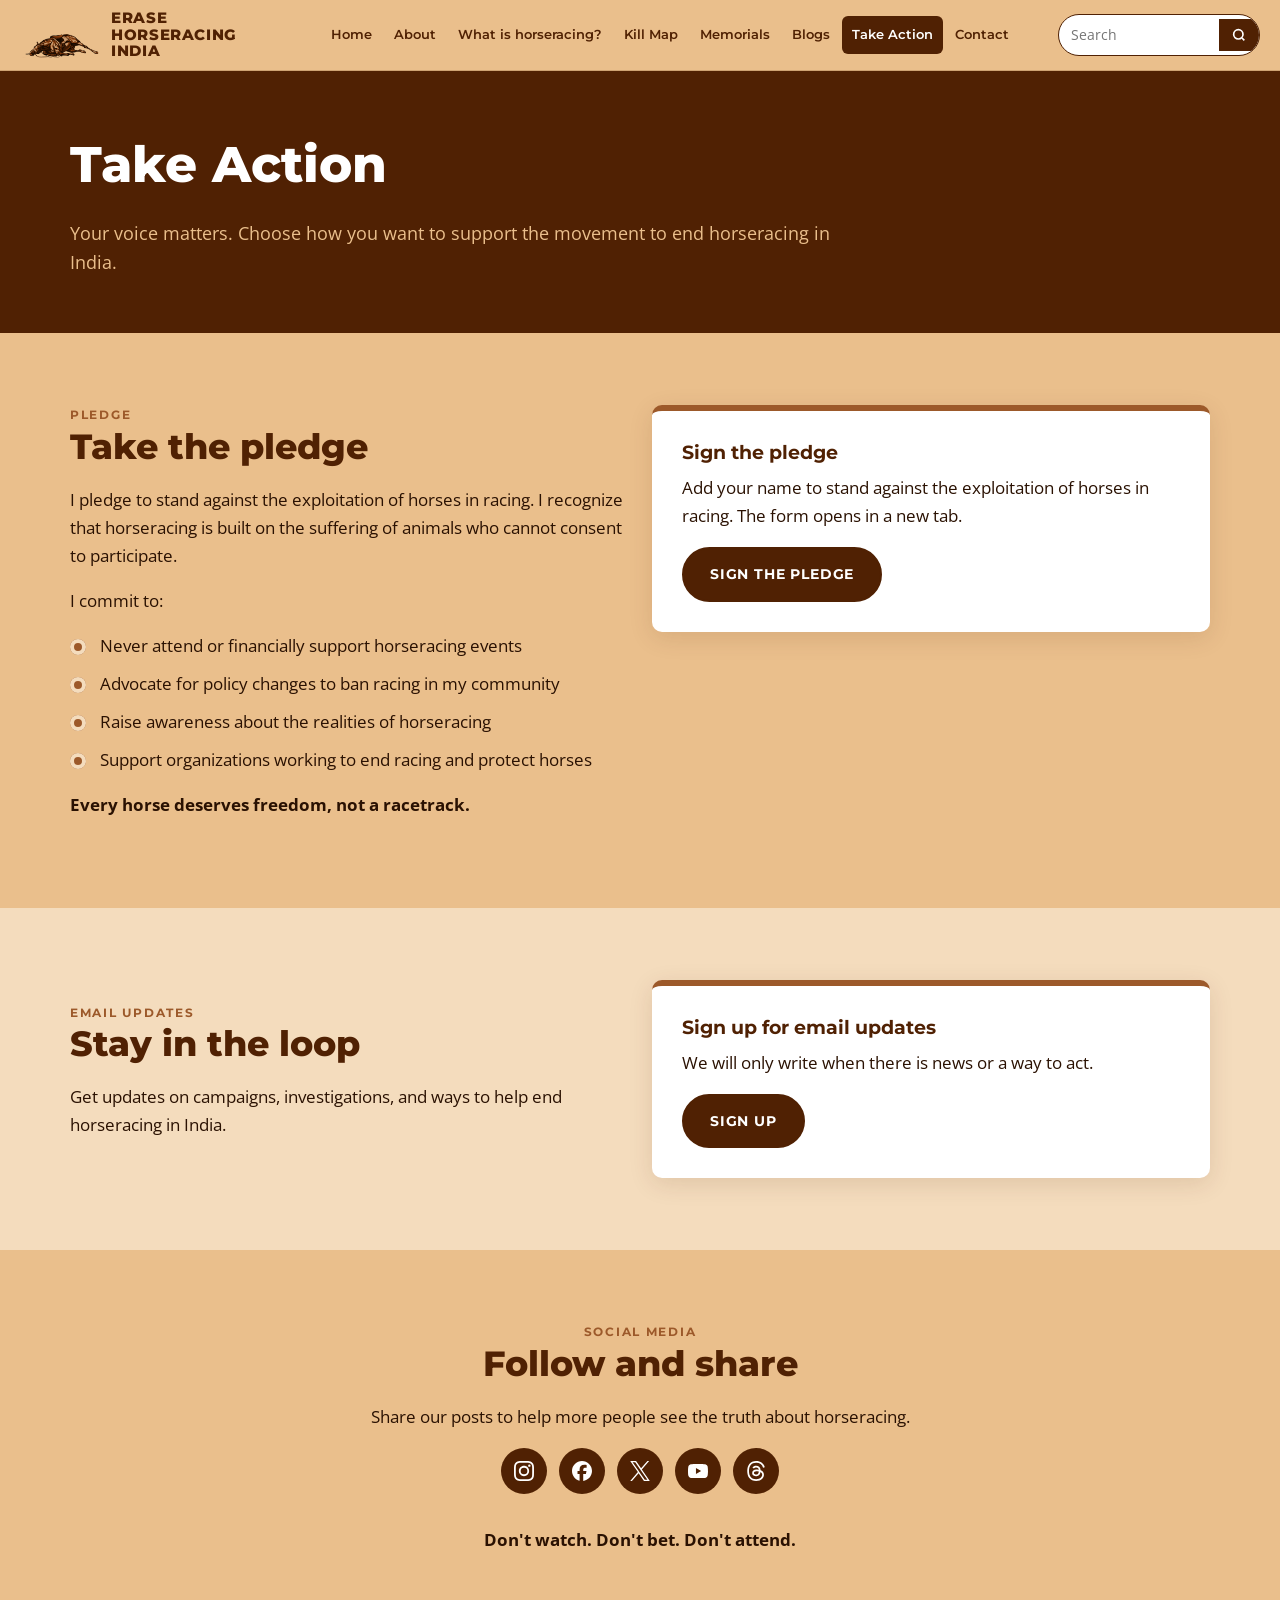
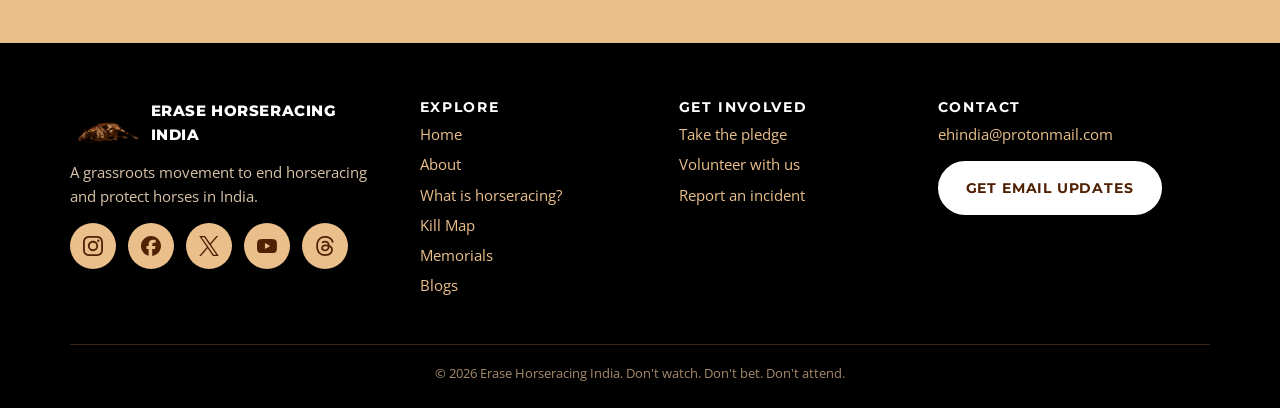
<file: take-action.html>
<!doctype html>
<html lang="en">
<head>
<meta charset="utf-8">
<meta name="viewport" content="width=device-width, initial-scale=1">
<title>Take Action | Erase Horseracing India</title>
<meta name="description" content="Take the pledge to boycott horseracing, sign up for email updates, and follow Erase Horseracing India.">
<meta property="og:title" content="Take Action | Erase Horseracing India">
<meta property="og:description" content="Take the pledge to boycott horseracing, sign up for email updates, and follow Erase Horseracing India.">
<meta property="og:image" content="assets/img/hero/home.jpg">
<link rel="icon" type="image/png" href="assets/img/favicon.png">
<link rel="preconnect" href="https://fonts.googleapis.com">
<link rel="preconnect" href="https://fonts.gstatic.com" crossorigin>
<link href="https://fonts.googleapis.com/css2?family=Montserrat:wght@500;600;700;800;900&family=Open+Sans:wght@400;600;700&display=swap" rel="stylesheet">
<link rel="stylesheet" href="assets/css/style.css?v=202611121002">
<script src="assets/js/main.js?v=202611121002" defer></script>
</head>
<body data-page="takeaction">
<main id="main">
<section class="page-hero"><div class="container"><h1>Take Action</h1><p>Your voice matters. Choose how you want to support the movement to end horseracing in India.</p></div></section>

<section class="section" id="pledge"><div class="container grid grid-2" style="align-items:start">
  <div><div class="eyebrow">Pledge</div><h2>Take the pledge</h2>
  <p>I pledge to stand against the exploitation of horses in racing. I recognize that horseracing is built on the suffering of animals who cannot consent to participate.</p><p>I commit to:</p>
  <ul class="checklist"><li>Never attend or financially support horseracing events</li><li>Advocate for policy changes to ban racing in my community</li><li>Raise awareness about the realities of horseracing</li><li>Support organizations working to end racing and protect horses</li></ul>
  <p><b>Every horse deserves freedom, not a racetrack.</b></p></div>
  <div class="action-card"><h3>Sign the pledge</h3><p>Add your name to stand against the exploitation of horses in racing. The form opens in a new tab.</p><a class="btn btn--primary" data-form="pledge" href="#">Sign the pledge</a></div>
</div></section>
<section class="section section--light" id="subscribe"><div class="container grid grid-2" style="align-items:center">
  <div><div class="eyebrow">Email updates</div><h2>Stay in the loop</h2><p>Get updates on campaigns, investigations, and ways to help end horseracing in India.</p></div>
  <div class="action-card"><h3>Sign up for email updates</h3><p>We will only write when there is news or a way to act.</p><a class="btn btn--primary" data-form="signup" href="#">Sign up</a></div>
</div></section>
<section class="section" id="follow"><div class="container center">
  <div class="eyebrow">Social media</div><h2>Follow and share</h2><p>Share our posts to help more people see the truth about horseracing.</p>
  <div data-socials="" style="display:flex;justify-content:center"></div>
  <p class="mt"><b>Don't watch. Don't bet. Don't attend.</b></p>
</div></section>
</main>
</body>
</html>
</file>
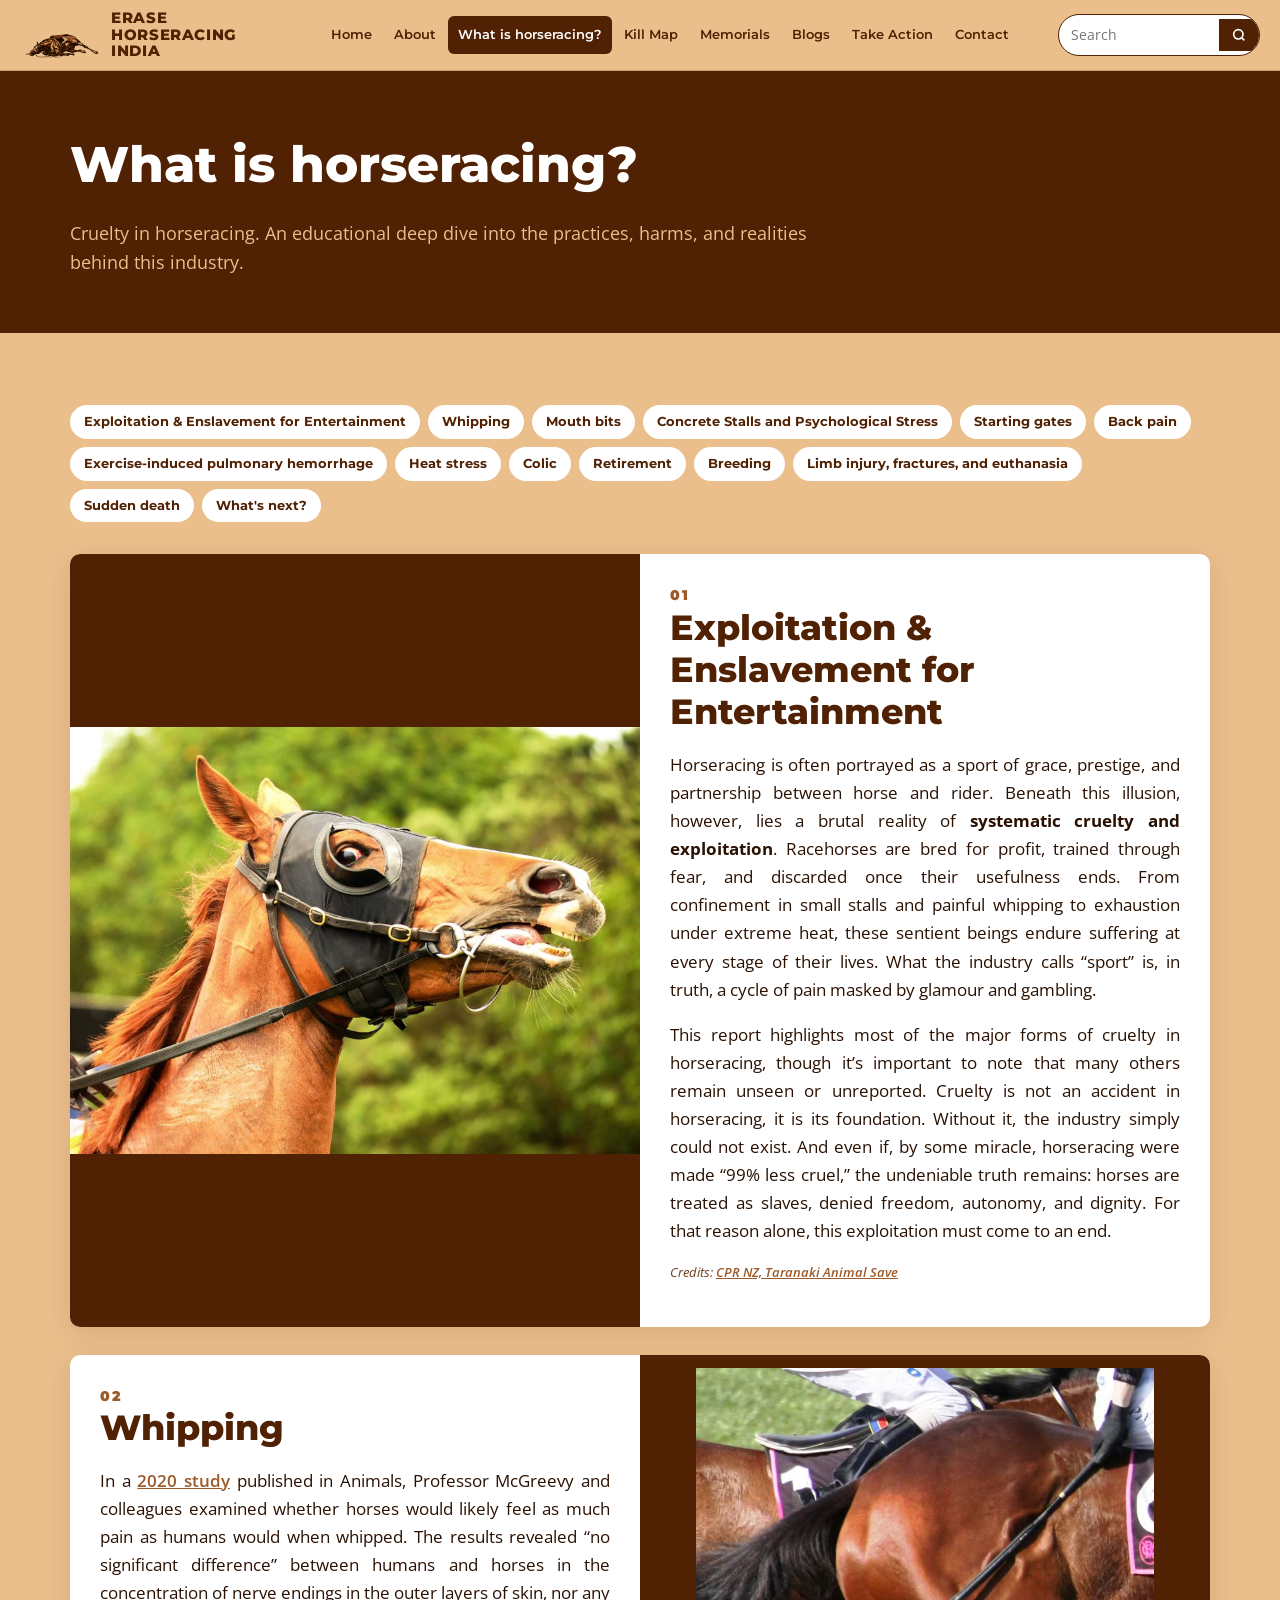
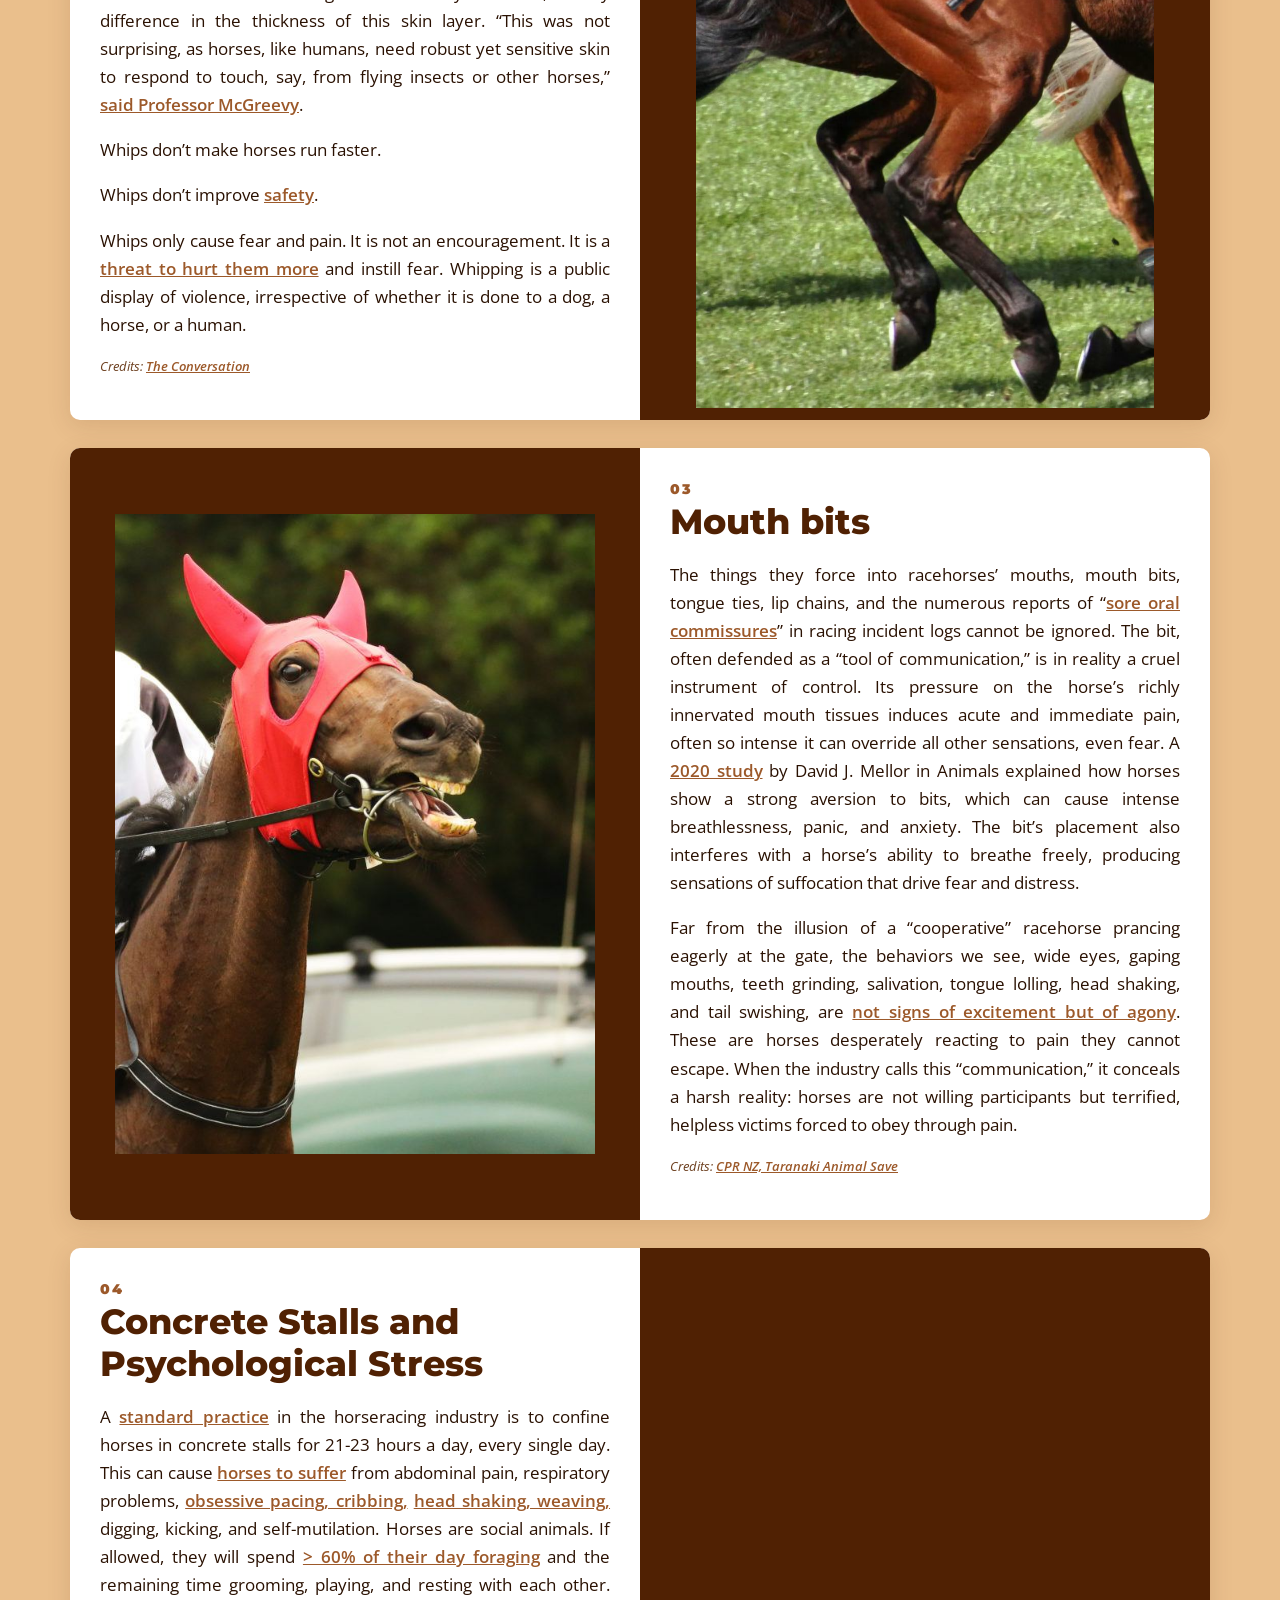
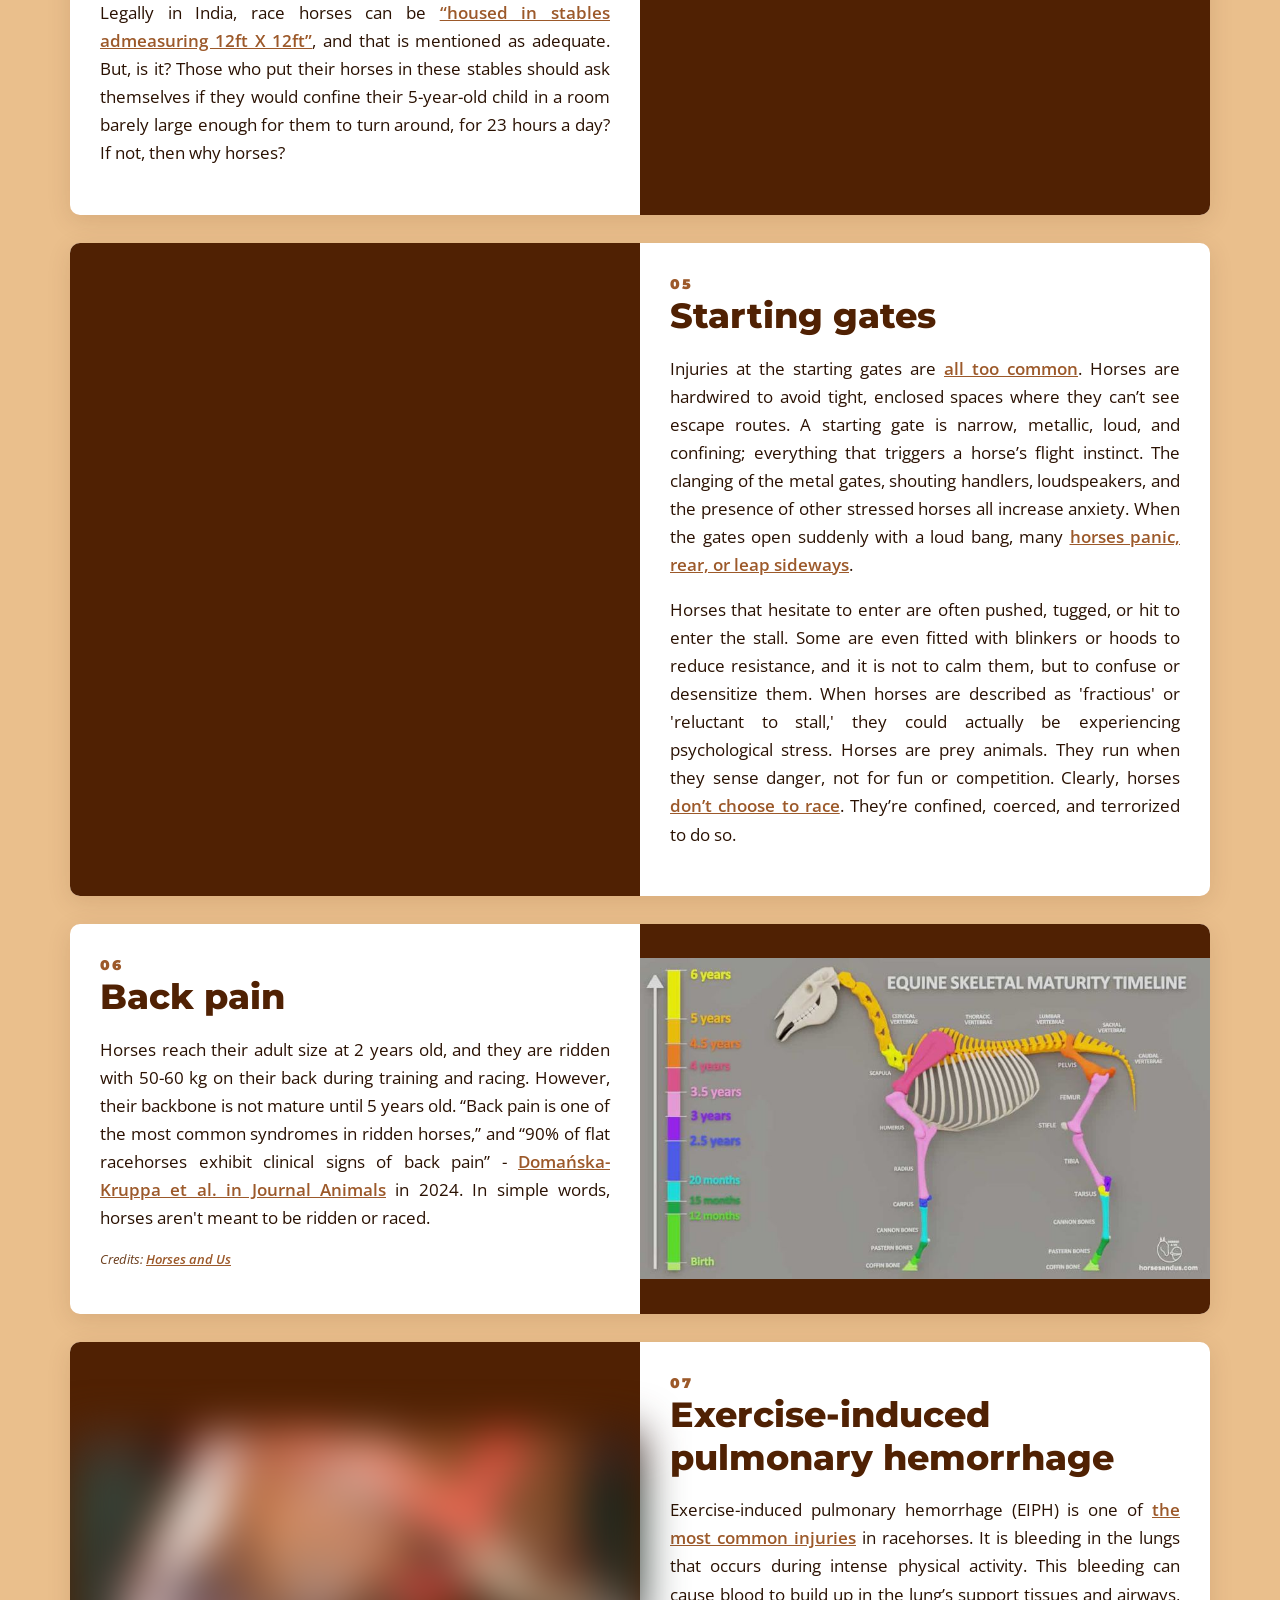
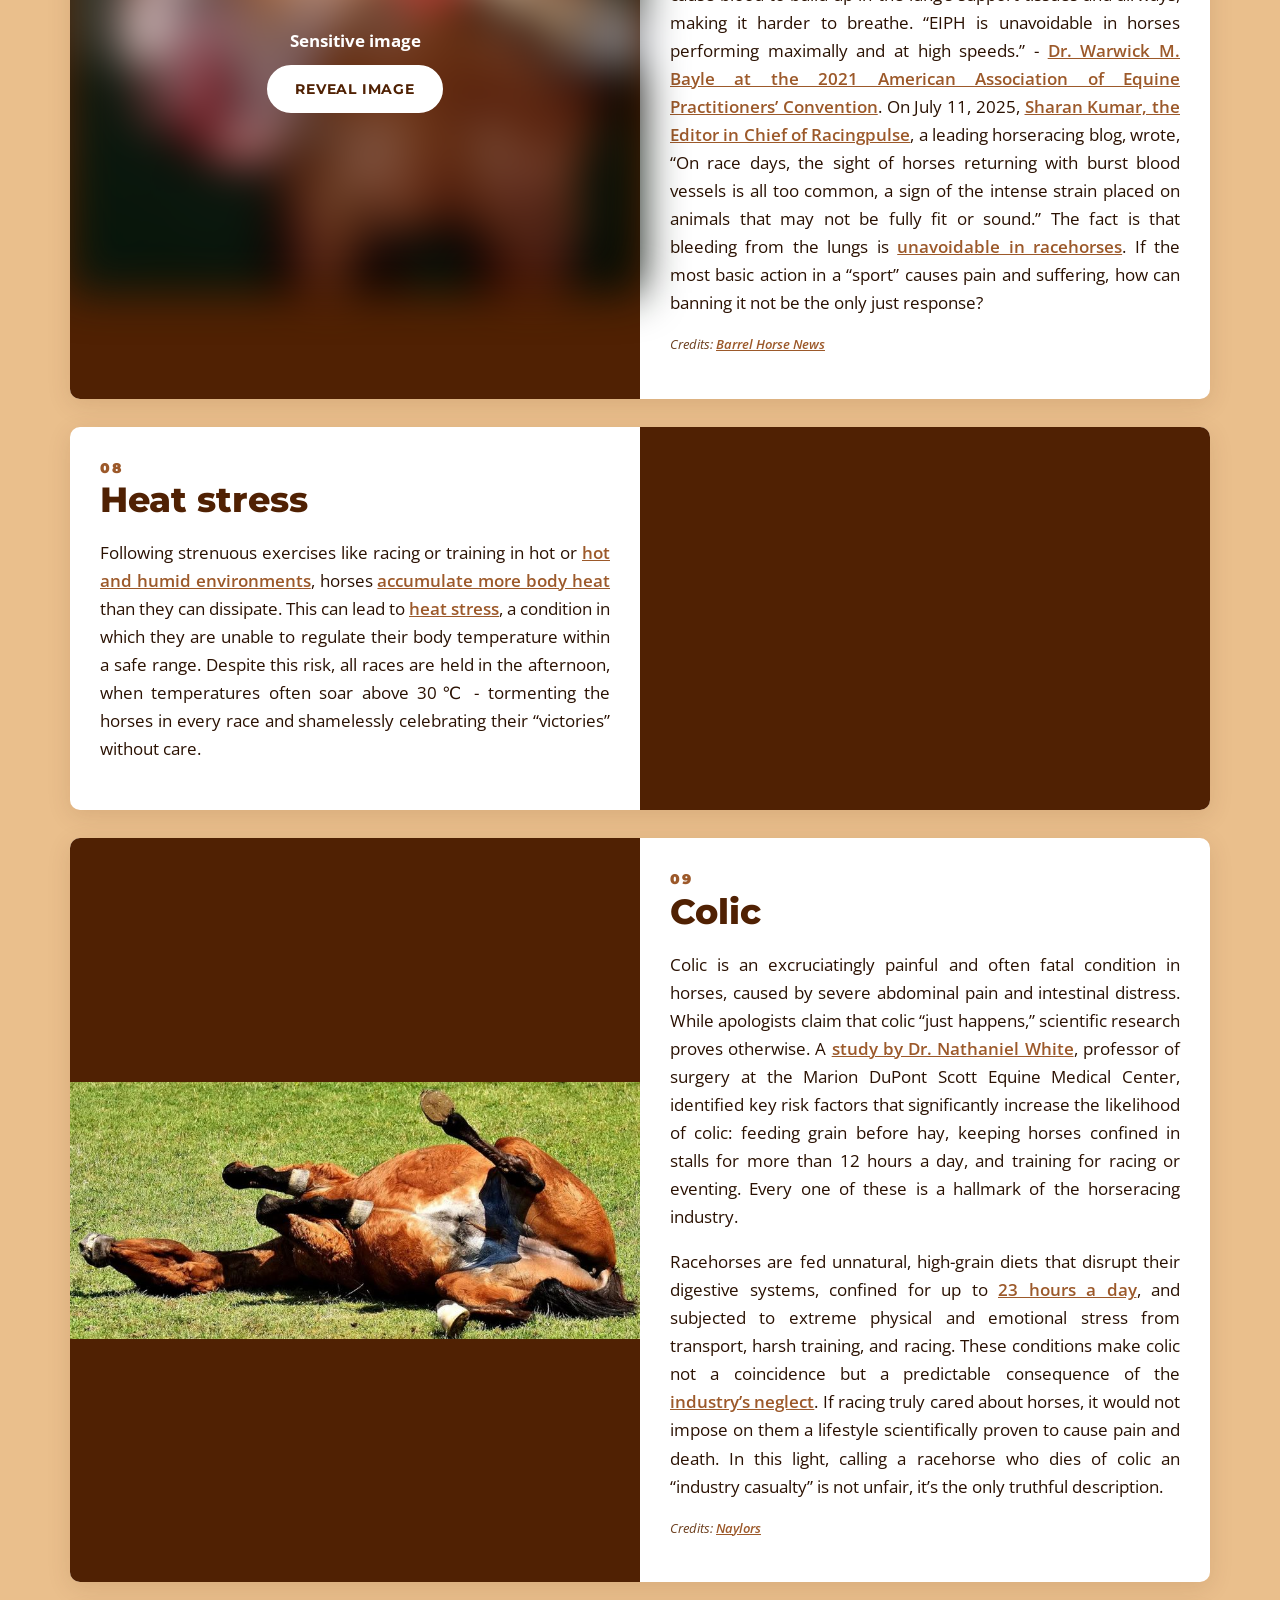
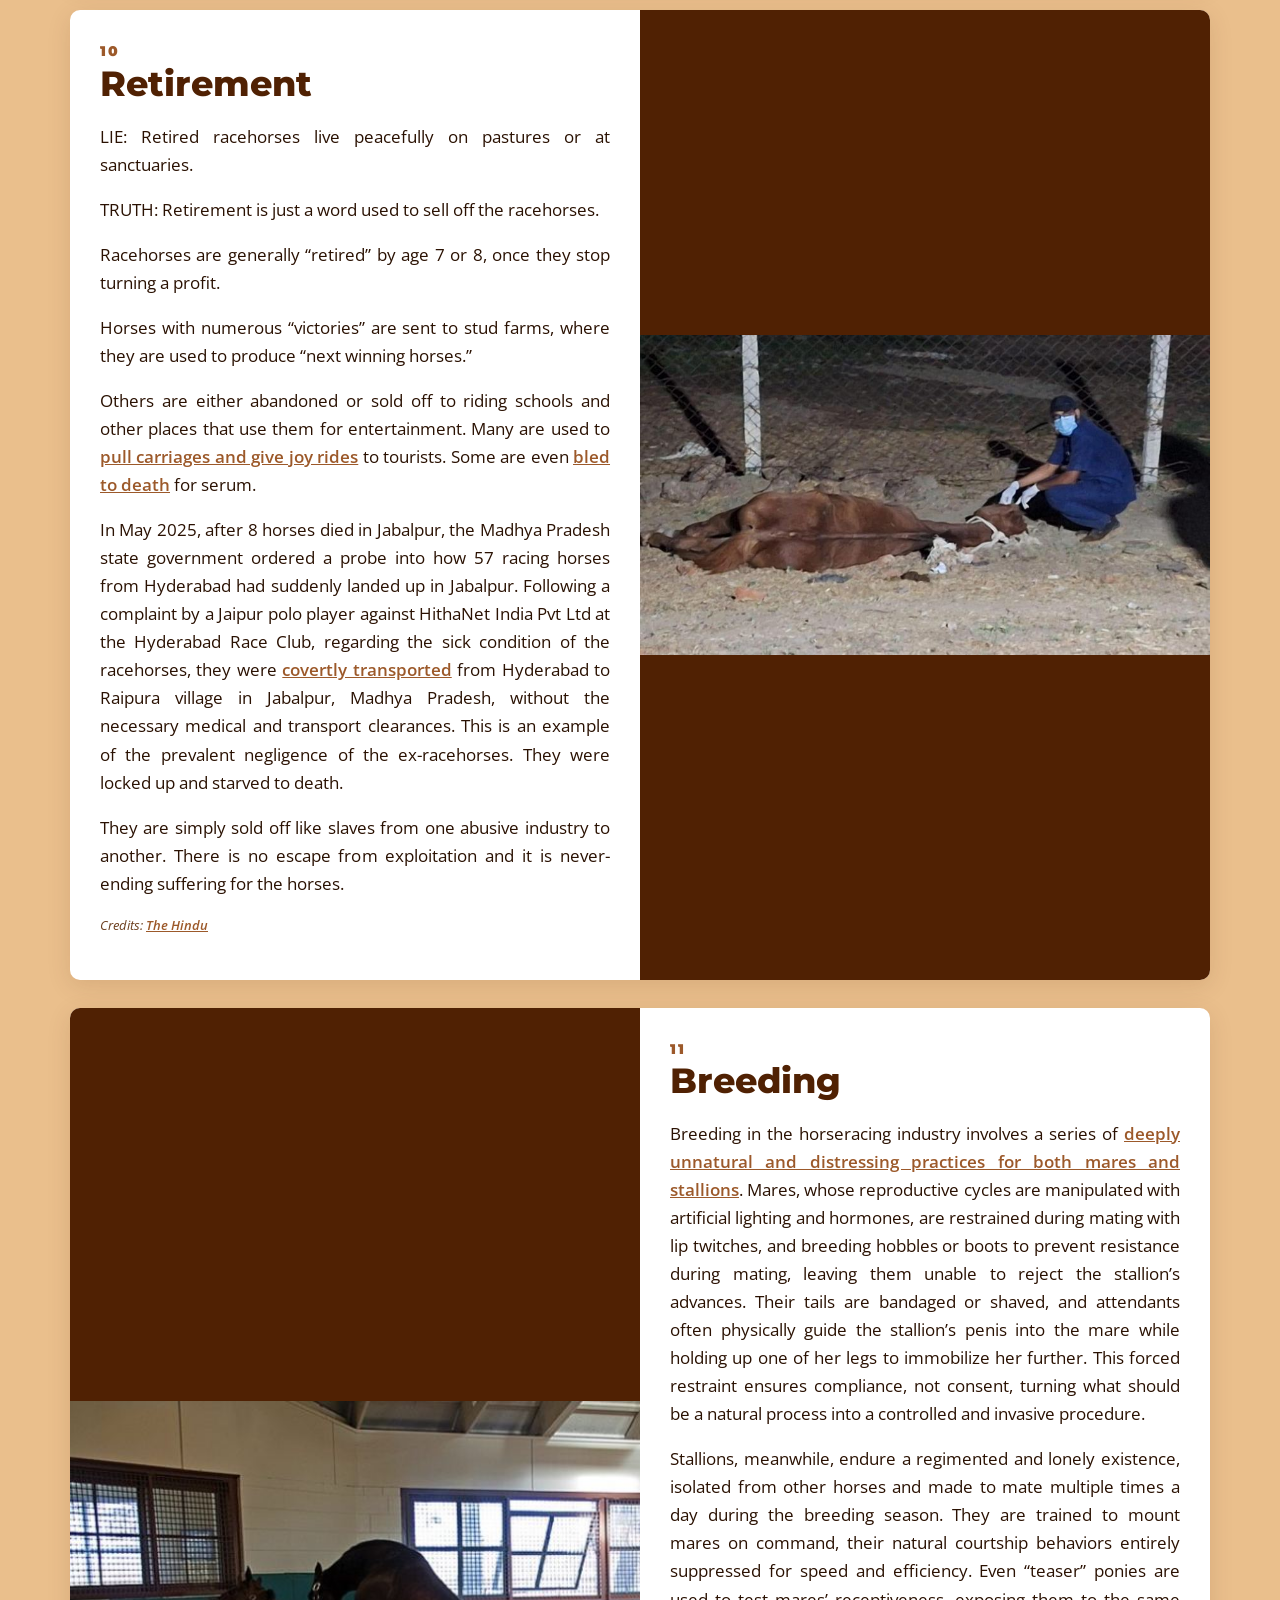
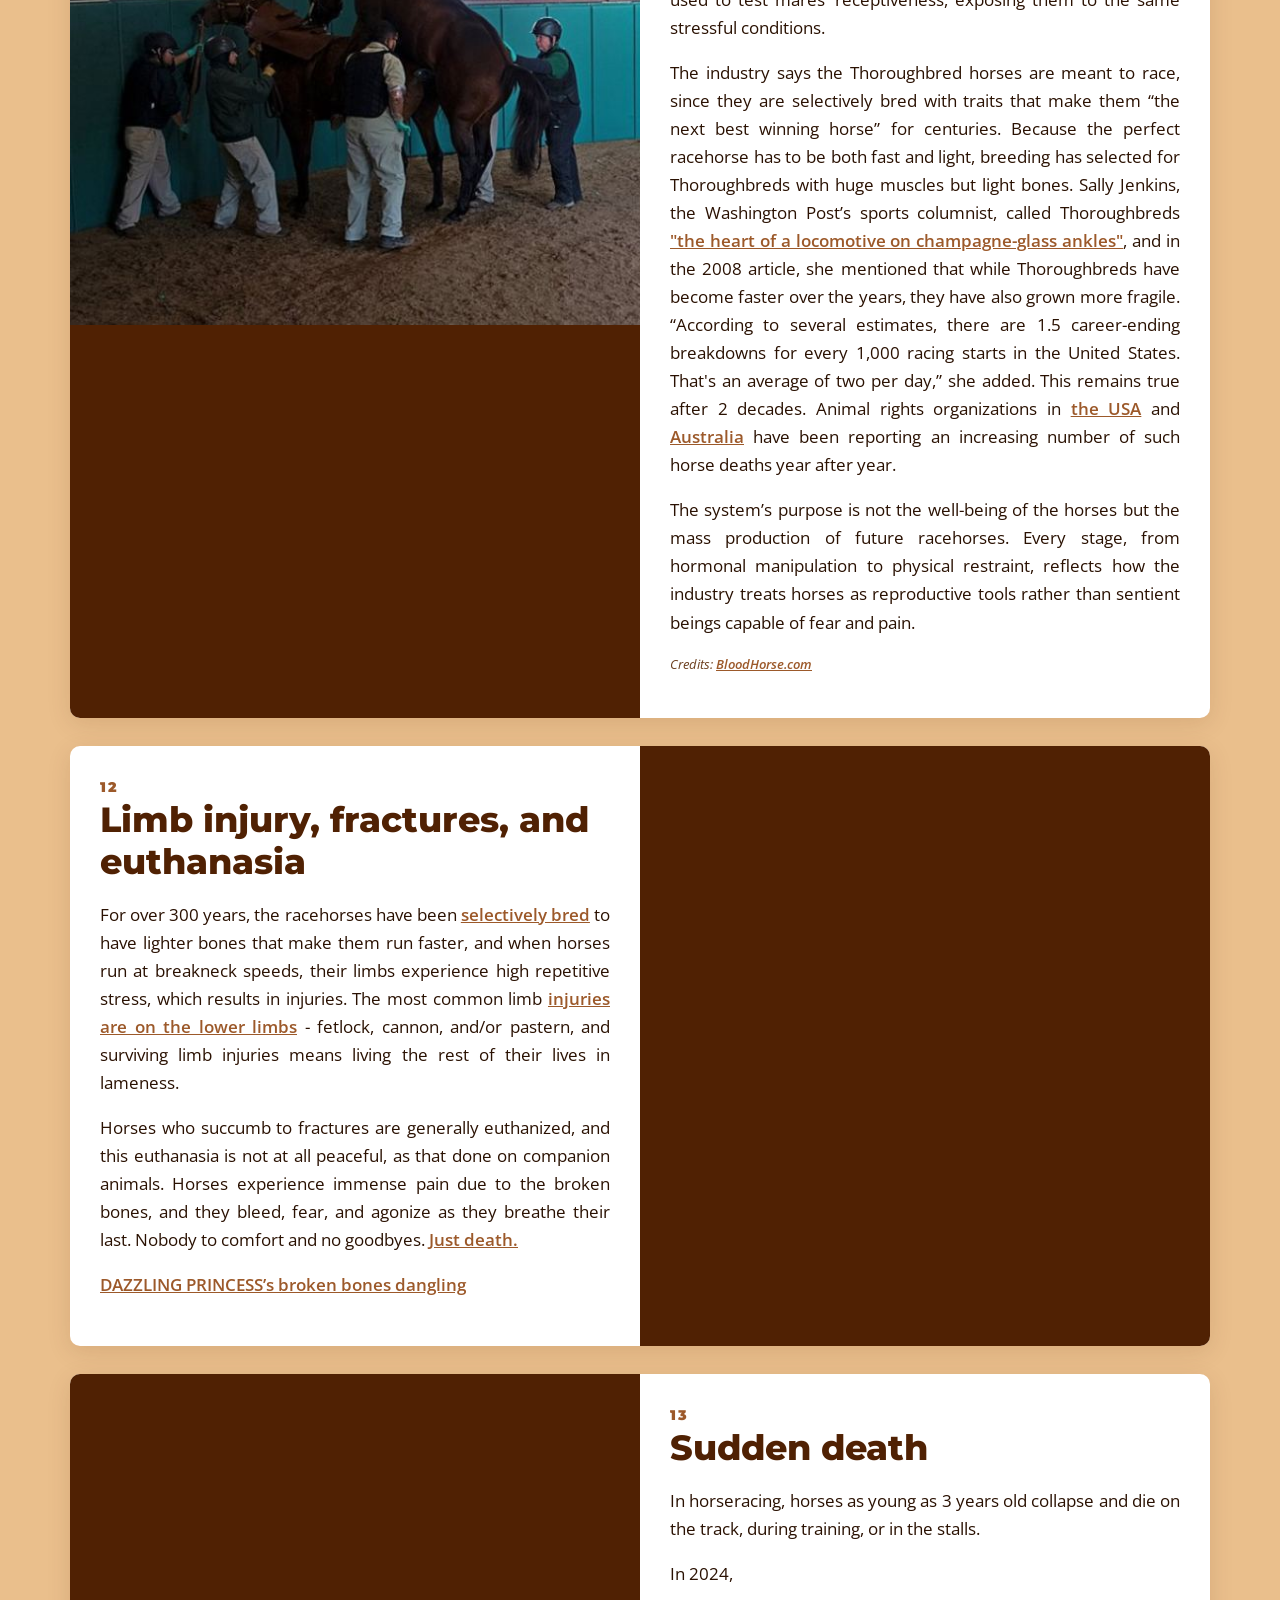
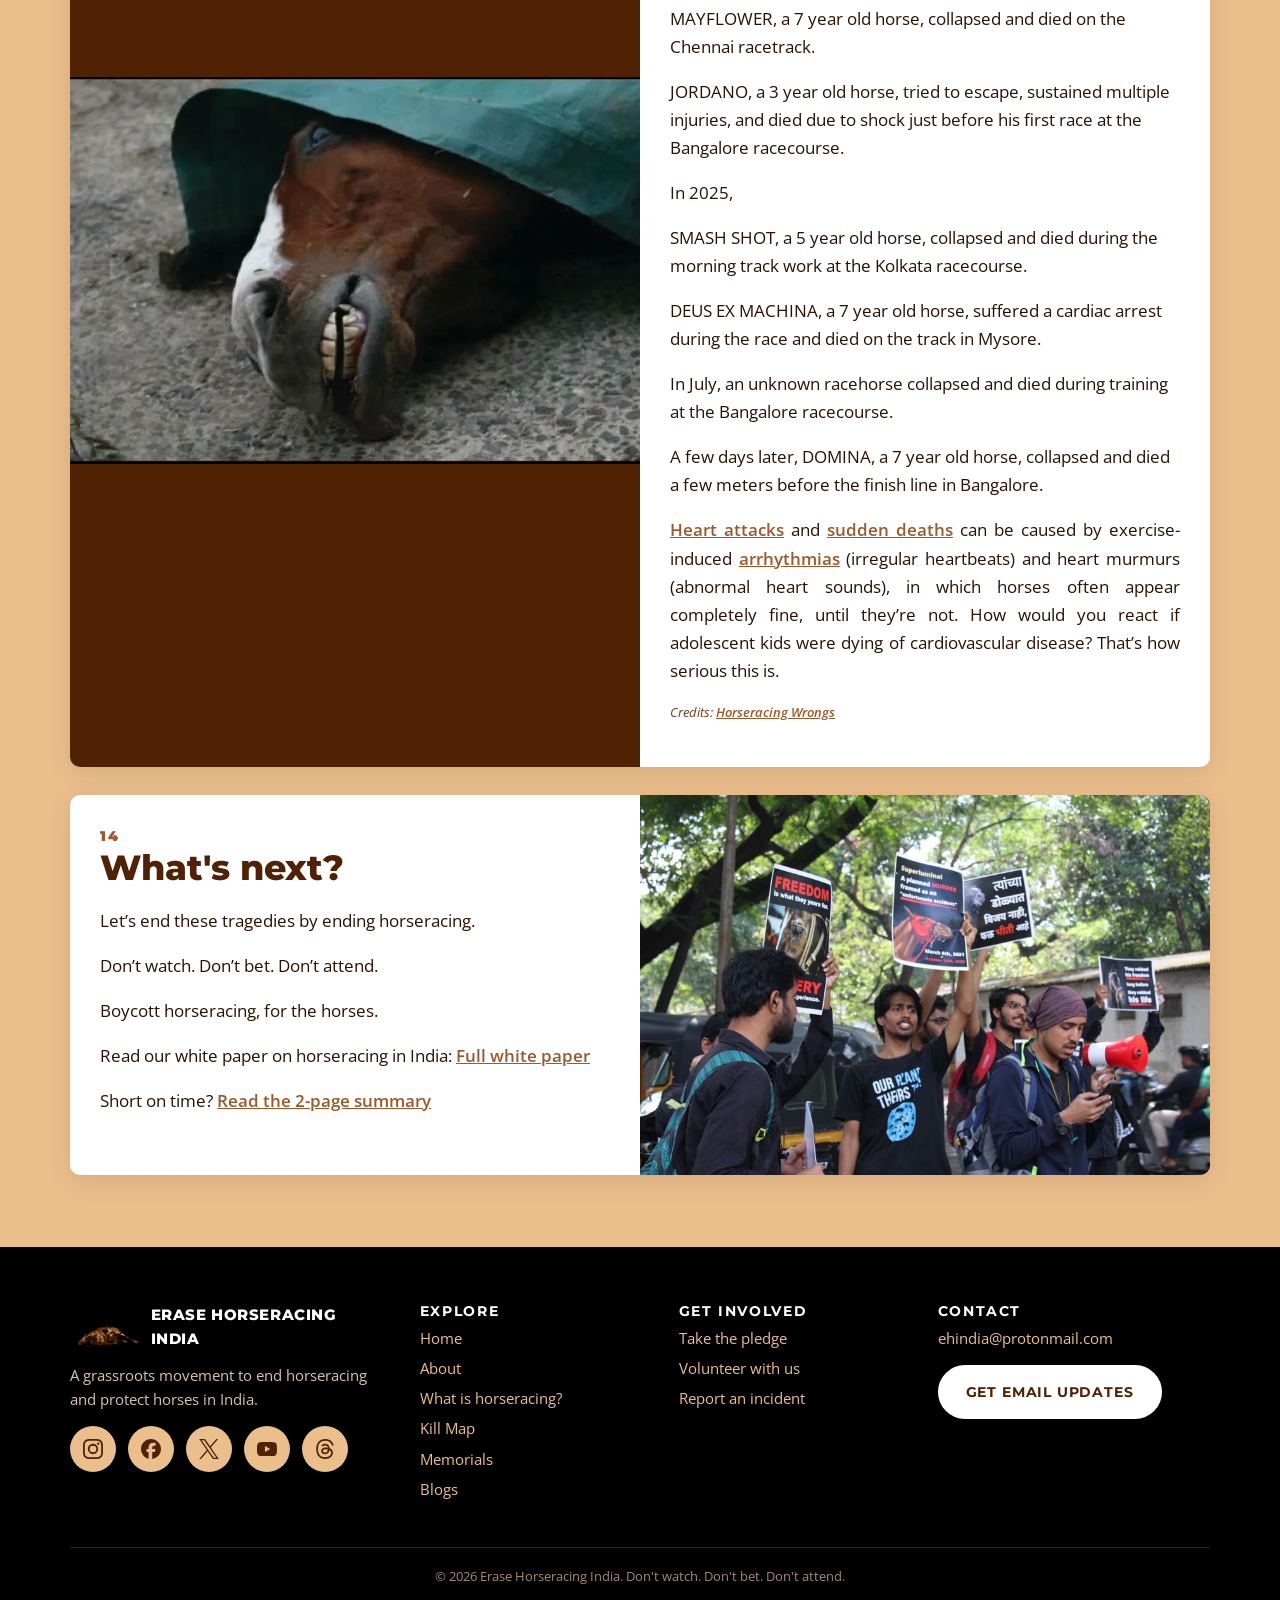
<file: what-is-horseracing.html>
<!doctype html>
<html lang="en">
<head>
<meta charset="utf-8">
<meta name="viewport" content="width=device-width, initial-scale=1">
<title>What is horseracing? | Erase Horseracing India</title>
<meta name="description" content="Cruelty in horseracing: confinement, whipping, mouth bits, breeding, injuries, and what happens to horses behind the scenes.">
<meta property="og:title" content="What is horseracing? | Erase Horseracing India">
<meta property="og:description" content="Cruelty in horseracing: confinement, whipping, mouth bits, breeding, injuries, and what happens to horses behind the scenes.">
<meta property="og:image" content="assets/img/hero/home.jpg">
<link rel="icon" type="image/png" href="assets/img/favicon.png">
<link rel="preconnect" href="https://fonts.googleapis.com">
<link rel="preconnect" href="https://fonts.gstatic.com" crossorigin>
<link href="https://fonts.googleapis.com/css2?family=Montserrat:wght@500;600;700;800;900&family=Open+Sans:wght@400;600;700&display=swap" rel="stylesheet">
<link rel="stylesheet" href="assets/css/style.css?v=202611121002">
<script src="assets/js/main.js?v=202611121002" defer></script>
</head>
<body data-page="explainer">
<main id="main">
<section class="page-hero"><div class="container"><h1>What is horseracing?</h1><p>Cruelty in horseracing. An educational deep dive into the practices, harms, and realities behind this industry.</p></div></section>

<section class="section"><div class="container">
  <nav class="toc" id="toc" aria-label="Sections"></nav>
  <div class="explainer" id="explainer"></div>
</div></section>
</main>
</body>
</html>
</file>
<file: assets/css/style.css>
/* Erase Horseracing India - site styles */
:root {
  --sand: #eabf8c;      /* page background */
  --brown: #502103;     /* primary dark */
  --rust: #9c592a;      /* accent */
  --black: #000000;
  --white: #ffffff;
  --sand-light: #f4dcbd;
  --sand-dark: #d9a86e;
  --text: #2a1102;
  --muted: #6b3d1c;
  --radius: 10px;
  --shadow: 0 6px 24px rgba(80, 33, 3, 0.12);
  --max: 1180px;
  --font-head: "Montserrat", system-ui, sans-serif;
  --font-body: "Open Sans", system-ui, sans-serif;
}

* { box-sizing: border-box; }
html { scroll-behavior: smooth; }
body {
  margin: 0;
  background: var(--sand);
  color: var(--text);
  font-family: var(--font-body);
  font-size: 17px;
  line-height: 1.65;
  -webkit-font-smoothing: antialiased;
}
img { max-width: 100%; display: block; }
a { color: var(--brown); }
a:hover { color: var(--rust); }
h1, h2, h3, h4 { font-family: var(--font-head); color: var(--brown); line-height: 1.2; margin: 0 0 .5em; }
h1 { font-size: clamp(2rem, 4.5vw, 3.1rem); font-weight: 800; }
h2 { font-size: clamp(1.6rem, 3vw, 2.2rem); font-weight: 800; }
h3 { font-size: 1.2rem; font-weight: 700; }
p { margin: 0 0 1em; }
.container { max-width: var(--max); margin: 0 auto; padding: 0 20px; }
.section { padding: 72px 0; }
.section--light { background: var(--sand-light); }
.section--dark { background: var(--brown); color: var(--sand-light); }
.section--dark h2, .section--dark h3 { color: var(--white); }
.section-head { text-align: center; max-width: 720px; margin: 0 auto 40px; }
.section-head p { color: var(--muted); }
.section--dark .section-head p { color: var(--sand); }
.eyebrow { font-family: var(--font-head); font-weight: 700; letter-spacing: .14em; text-transform: uppercase; font-size: .78rem; color: var(--rust); }
.skip { position: absolute; left: -999px; }
.skip:focus { left: 12px; top: 12px; z-index: 100; background: var(--white); padding: 8px 12px; }

/* Buttons */
.btn {
  display: inline-flex; align-items: center; gap: 8px; justify-content: center;
  font-family: var(--font-head); font-weight: 700; text-transform: uppercase; letter-spacing: .06em; font-size: .85rem;
  padding: 14px 26px; border-radius: 999px; border: 2px solid var(--brown);
  text-decoration: none; cursor: pointer; transition: all .2s ease;
}
.btn--primary { background: var(--brown); color: var(--white); }
.btn--primary:hover { background: var(--rust); border-color: var(--rust); color: var(--white); }
.btn--outline { background: transparent; color: var(--brown); }
.btn--outline:hover { background: var(--brown); color: var(--white); }
.btn--light { background: var(--white); color: var(--brown); border-color: var(--white); }
.btn--light:hover { background: var(--sand); border-color: var(--sand); color: var(--brown); }
.btn-row { display: flex; flex-wrap: wrap; gap: 14px; }

/* Header */
.site-header { position: sticky; top: 0; z-index: 50; background: var(--sand); border-bottom: 1px solid rgba(80,33,3,.18); }
.header-inner { display: grid; grid-template-columns: auto 1fr auto; align-items: center; gap: 20px; max-width: 1360px; margin: 0 auto; padding: 10px 20px; }
.brand { display: flex; align-items: center; gap: 10px; text-decoration: none; }
.brand img { height: 46px; width: auto; }
.brand span { font-family: "Montserrat", sans-serif; text-transform: uppercase; font-weight: 800; font-size: .95rem; letter-spacing: .04em; line-height: 1.1; color: var(--brown); max-width: 170px; }
.main-nav ul { list-style: none; display: flex; justify-content: center; flex-wrap: wrap; gap: 2px; margin: 0; padding: 0; }
.main-nav a { display: block; padding: 8px 10px; font-family: var(--font-head); font-weight: 600; font-size: .82rem; text-decoration: none; color: var(--brown); border-radius: 6px; white-space: nowrap; }
.main-nav a:hover { background: var(--sand-light); }
.main-nav a[aria-current="page"] { background: var(--brown); color: var(--white); }
.search-form { display: flex; align-items: center; background: var(--white); border: 1.5px solid var(--brown); border-radius: 999px; overflow: hidden; }
.search-form input { border: 0; outline: 0; padding: 8px 12px; font: inherit; font-size: .88rem; width: 160px; background: transparent; color: var(--text); }
.search-form button { border: 0; background: var(--brown); color: var(--white); padding: 8px 12px; cursor: pointer; display: flex; }
.search-form button:hover { background: var(--rust); }
.nav-toggle { display: none; background: none; border: 2px solid var(--brown); border-radius: 8px; padding: 6px 10px; color: var(--brown); font-family: var(--font-head); font-weight: 700; cursor: pointer; }

@media (max-width: 1180px) {
  .header-inner { grid-template-columns: 1fr auto; }
  .nav-toggle { display: inline-block; }
  .main-nav { grid-column: 1 / -1; display: none; }
  .main-nav.open { display: block; }
  .main-nav ul { flex-direction: column; align-items: stretch; padding-bottom: 8px; }
  .main-nav a { font-size: .95rem; padding: 10px 12px; }
  .header-search { grid-column: 1 / -1; display: none; }
  .header-search.open { display: block; padding-bottom: 12px; }
  .search-form input { width: 100%; }
  .header-search .search-form { width: 100%; }
}

/* Hero */
.hero { position: relative; background: var(--black); overflow: hidden; }
.hero-media { position: relative; aspect-ratio: 18 / 7; min-height: 480px; max-height: 760px; width: 100%; }
.hero-media img { width: 100%; height: 100%; object-fit: cover; object-position: center; }
.hero-media::after { content: ""; position: absolute; inset: 0; background: linear-gradient(180deg, rgba(0,0,0,.2) 0%, rgba(0,0,0,.5) 100%); pointer-events: none; }
.hero-label { position: absolute; bottom: 14px; z-index: 3; background: rgba(0,0,0,.65); color: var(--white); font-family: var(--font-head); font-weight: 700; text-transform: uppercase; letter-spacing: .12em; font-size: .72rem; padding: 6px 10px; border-radius: 4px; }
.hero-label--left { left: 14px; }
.hero-label--right { right: 14px; }
.hero-copy { position: absolute; inset: 0; z-index: 2; display: flex; flex-direction: column; justify-content: center; align-items: center; text-align: center; padding: 40px 20px; }
.hero-copy h1 { color: var(--white); max-width: 900px; text-shadow: 0 2px 18px rgba(0,0,0,.6); }
.hero-copy h1 span { color: var(--sand); display: block; }
.hero-copy .btn-row { justify-content: center; margin-top: 18px; }
@media (max-width: 760px) {
  .hero-media { aspect-ratio: 4500 / 1750; min-height: 0; }
  .hero-media::after { display: none; }
  .hero-label { bottom: 8px; font-size: .62rem; padding: 4px 8px; }
  .hero-label--left { left: 8px; }
  .hero-label--right { right: 8px; }
  .hero-copy { position: static; background: var(--brown); padding: 32px 20px 36px; }
  .hero-copy h1 { font-size: 1.7rem; text-shadow: none; }
}

/* Page hero (inner pages) */
.page-hero { background: var(--brown); color: var(--sand-light); padding: 64px 0 56px; }
.page-hero h1 { color: var(--white); }
.page-hero p { max-width: 760px; font-size: 1.1rem; margin: 0; color: var(--sand); }

/* Stats */
.counter { text-align: center; }
.counter .num { font-family: var(--font-head); font-weight: 900; font-size: clamp(3.5rem, 10vw, 6.5rem); line-height: 1; color: var(--brown); }
.counter .label { font-family: var(--font-head); font-weight: 800; text-transform: uppercase; letter-spacing: .12em; color: var(--rust); margin-top: 8px; }
.counter .note { max-width: 640px; margin: 16px auto 0; color: var(--muted); font-size: .95rem; }
.stat-grid { display: grid; grid-template-columns: repeat(auto-fit, minmax(150px, 1fr)); gap: 16px; margin-top: 36px; }
.stat { background: var(--white); border-radius: var(--radius); padding: 16px; text-align: center; box-shadow: var(--shadow); }
.stat b { display: block; font-family: var(--font-head); font-size: 1.8rem; color: var(--brown); }
.stat span { font-size: .85rem; color: var(--muted); font-weight: 600; }

/* Cards */
.grid { display: grid; gap: 24px; }
.grid-3 { grid-template-columns: repeat(auto-fill, minmax(290px, 1fr)); }
.grid-4 { grid-template-columns: repeat(auto-fill, minmax(230px, 1fr)); }
.grid-2 { grid-template-columns: repeat(auto-fit, minmax(300px, 1fr)); }
.card { background: var(--white); border-radius: var(--radius); box-shadow: var(--shadow); overflow: hidden; display: flex; flex-direction: column; }
.card-body { padding: 20px 22px 24px; display: flex; flex-direction: column; flex: 1; }
.card-body p { color: #4a2a14; font-size: .95rem; }
.card-body .btn { margin-top: auto; align-self: flex-start; }
.card-img { aspect-ratio: 16 / 10; object-fit: cover; width: 100%; background: var(--sand-light); }
.card-ph { aspect-ratio: 16 / 10; background: linear-gradient(135deg, var(--brown), var(--rust)); display: flex; align-items: center; justify-content: center; }
.card-ph img { width: 80%; max-height: 80%; object-fit: contain; opacity: .9; }
.memorial-card .card-ph img { width: 80%; max-height: 80%; object-fit: contain; opacity: .9; }
.meta { font-size: .8rem; color: var(--rust); font-weight: 700; font-family: var(--font-head); text-transform: uppercase; letter-spacing: .06em; margin-bottom: 6px; }
.card h3 a { text-decoration: none; color: var(--brown); }
.card h3 a:hover { color: var(--rust); }
.tag { display: inline-block; background: var(--sand-light); color: var(--brown); border-radius: 999px; padding: 2px 10px; font-size: .75rem; font-weight: 700; font-family: var(--font-head); }

/* Action cards */
.action-card { background: var(--white); border-radius: var(--radius); padding: 30px; box-shadow: var(--shadow); border-top: 6px solid var(--rust); display: flex; flex-direction: column; }
.action-card .btn { margin-top: auto; align-self: flex-start; }
.section--dark .action-card h3 { color: var(--brown); }
.section--dark .action-card { color: var(--text); }

/* Socials */
.socials { display: flex; flex-wrap: wrap; gap: 12px; }
.socials a { width: 46px; height: 46px; border-radius: 50%; background: var(--brown); display: inline-flex; align-items: center; justify-content: center; transition: background .2s; }
.socials a:hover { background: var(--rust); }
.socials svg { width: 20px; height: 20px; fill: var(--white); }
.socials--light a { background: var(--sand); }
.socials--light a:hover { background: var(--white); }
.socials--light svg { fill: var(--brown); }

/* Footer */
.site-footer { background: var(--black); color: #d8c3a8; padding: 56px 0 24px; font-size: .92rem; }
.site-footer a { color: var(--sand); text-decoration: none; }
.site-footer a.btn--light { color: var(--brown); }
.site-footer a.btn--light:hover { color: var(--brown); text-decoration: none; }
.site-footer a:hover { color: var(--white); text-decoration: underline; }
.footer-grid { display: grid; grid-template-columns: 1.4fr 1fr 1fr 1.2fr; gap: 32px; }
.footer-grid h4 { color: var(--white); font-size: .85rem; text-transform: uppercase; letter-spacing: .12em; }
.footer-grid ul { list-style: none; padding: 0; margin: 0; }
.footer-grid li { margin-bottom: 6px; }
.footer-brand { display: flex; gap: 10px; align-items: center; margin-bottom: 12px; }
.footer-brand img { height: 40px; width: auto; }
.footer-brand span { font-family: "Montserrat", sans-serif; text-transform: uppercase; font-weight: 800; color: var(--white); letter-spacing: .04em; }
.footer-bottom { border-top: 1px solid #3a2414; margin-top: 40px; padding-top: 18px; text-align: center; color: #a68a6c; font-size: .82rem; }
@media (max-width: 860px) { .footer-grid { grid-template-columns: 1fr 1fr; } }
@media (max-width: 520px) { .footer-grid { grid-template-columns: 1fr; } }

/* Death map */
.map-wrap { display: grid; grid-template-columns: 1.25fr 1fr; gap: 28px; align-items: start; }
@media (max-width: 900px) { .map-wrap { grid-template-columns: 1fr; } }
.map-panel { background: var(--white); border-radius: var(--radius); box-shadow: var(--shadow); padding: 18px; }
.map-toolbar { display: flex; flex-wrap: wrap; align-items: center; gap: 8px; margin-bottom: 14px; }
.map-toolbar .lbl { font-family: var(--font-head); font-weight: 700; font-size: .8rem; text-transform: uppercase; letter-spacing: .08em; color: var(--muted); margin-right: 4px; }
.chip { border: 1.5px solid var(--brown); background: var(--white); color: var(--brown); border-radius: 999px; padding: 5px 14px; font-family: var(--font-head); font-weight: 700; font-size: .8rem; cursor: pointer; }
.chip:hover { background: var(--sand-light); }
.chip[aria-pressed="true"] { background: var(--brown); color: var(--white); }
.india-map { position: relative; width: 100%; }
.india-map svg { width: 100%; height: auto; display: block; }
.india-map #features path { fill: #f1d6b3; stroke: #c89a68; stroke-width: .8; }
.bubble { fill: rgba(156, 89, 42, .78); stroke: var(--brown); stroke-width: 2; cursor: pointer; transition: r .35s ease, fill .2s; }
.bubble:hover, .bubble.active { fill: rgba(80, 33, 3, .9); }
.bubble.zero { fill: rgba(255,255,255,.9); stroke-dasharray: 3 3; }
.bubble-label { font-family: var(--font-head); font-weight: 700; font-size: 17px; fill: var(--brown); pointer-events: none; paint-order: stroke; stroke: #fff; stroke-width: 4px; }
.map-tip { position: absolute; pointer-events: none; background: var(--black); color: var(--white); padding: 8px 12px; border-radius: 8px; font-size: .85rem; transform: translate(-50%, calc(-100% - 12px)); white-space: nowrap; opacity: 0; transition: opacity .15s; z-index: 5; }
.map-tip b { color: var(--sand); }
.map-total { font-family: var(--font-head); font-weight: 800; color: var(--brown); font-size: 1.1rem; margin: 0 0 10px; }
.bars { display: flex; flex-direction: column; gap: 8px; }
.bar-row { display: grid; grid-template-columns: 96px 1fr 40px; gap: 10px; align-items: center; font-size: .9rem; cursor: pointer; border-radius: 6px; padding: 2px 4px; }
.bar-row:hover, .bar-row.active { background: var(--sand-light); }
.bar-row .name { font-weight: 700; color: var(--brown); }
.bar-track { display: block; background: var(--sand-light); border-radius: 4px; height: 18px; overflow: hidden; }
.bar-fill { display: block; height: 100%; background: var(--rust); border-radius: 4px; transition: width .4s ease; }
.bar-row .val { font-family: var(--font-head); font-weight: 800; text-align: right; }
.data-table { width: 100%; border-collapse: collapse; font-size: .9rem; margin-top: 16px; }
.data-table th, .data-table td { padding: 8px 10px; border-bottom: 1px solid #ecd9c1; text-align: right; }
.data-table th:first-child, .data-table td:first-child { text-align: left; }
.data-table th { font-family: var(--font-head); color: var(--brown); cursor: pointer; user-select: none; white-space: nowrap; }
.data-table th:hover { color: var(--rust); }
.data-table tfoot td { font-weight: 800; color: var(--brown); }
.table-scroll { overflow-x: auto; }
.notice { background: #fff4e3; border-left: 5px solid var(--rust); padding: 12px 16px; border-radius: 6px; font-size: .9rem; margin-bottom: 18px; }
.source { font-size: .8rem; color: var(--muted); margin-top: 12px; }

/* Memorials */
.filters { display: flex; flex-wrap: wrap; gap: 12px; align-items: center; margin-bottom: 26px; }
.filters select, .filters input { font: inherit; font-size: .9rem; padding: 9px 12px; border-radius: 8px; border: 1.5px solid var(--brown); background: var(--white); color: var(--text); }
.memorial-card { cursor: pointer; text-align: left; border: 0; padding: 0; font: inherit; color: inherit; transition: transform .2s; }
.memorial-card:hover { transform: translateY(-4px); }
.memorial-card .card-img { aspect-ratio: 4 / 3; object-fit: contain; background: var(--brown); filter: grayscale(35%); }
.memorial-card h3 { font-size: 1.05rem; letter-spacing: .03em; margin-bottom: 4px; }
.memorial-card .card-body { padding: 16px 18px 18px; }
.memorial-card .card-ph { aspect-ratio: 4 / 3; }
.dl { display: grid; grid-template-columns: auto 1fr; gap: 4px 14px; font-size: .92rem; margin: 10px 0 0; }
.dl dt { font-weight: 700; color: var(--brown); }
.dl dd { margin: 0; }
dialog { border: 0; border-radius: 14px; padding: 0; max-width: 620px; max-height: 90vh; overflow-y: auto; width: calc(100% - 32px); box-shadow: 0 20px 60px rgba(0,0,0,.4); }
dialog::backdrop { background: rgba(0,0,0,.6); }
dialog .card-img { aspect-ratio: auto; height: auto; max-height: 60vh; object-fit: contain; background: var(--black); }
dialog .close { position: absolute; top: 10px; right: 10px; background: var(--black); color: var(--white); border: 0; border-radius: 50%; width: 36px; height: 36px; font-size: 1.2rem; cursor: pointer; }

/* Explainer */
.toc { display: flex; flex-wrap: wrap; gap: 8px; margin-bottom: 32px; }
.toc a { background: var(--white); border-radius: 999px; padding: 6px 14px; font-size: .82rem; font-weight: 700; font-family: var(--font-head); text-decoration: none; }
.toc a:hover { background: var(--brown); color: var(--white); }
.explainer { display: flex; flex-direction: column; gap: 28px; }
.ex-item { background: var(--white); border-radius: var(--radius); box-shadow: var(--shadow); display: grid; grid-template-columns: 1fr 1fr; overflow: hidden; scroll-margin-top: 100px; }
.ex-item:nth-child(even) .ex-media { order: 2; }
.ex-media { background: var(--brown); min-height: 260px; position: relative; display: flex; align-items: center; justify-content: center; }
.ex-media img { width: 100%; height: 100%; max-height: 640px; object-fit: contain; }
.ex-media .blurred { width: 100%; }
.ex-media iframe { width: 100%; height: 100%; min-height: 300px; border: 0; display: block; }
.ex-text { padding: 30px; }
.ex-text .num { font-family: var(--font-head); font-weight: 900; color: var(--rust); font-size: .85rem; letter-spacing: .12em; }
.blurred img { filter: blur(22px); }
.reveal { position: absolute; inset: 0; display: flex; align-items: center; justify-content: center; flex-direction: column; gap: 10px; color: var(--white); text-align: center; padding: 20px; }
@media (max-width: 820px) { .ex-item { grid-template-columns: 1fr; } .ex-item:nth-child(even) .ex-media { order: 0; } }

/* Prose / blog */
.prose { max-width: 760px; margin: 0 auto; background: var(--white); padding: 40px clamp(20px, 5vw, 56px); border-radius: var(--radius); box-shadow: var(--shadow); }
.prose p { white-space: pre-line; }
.prose .video { aspect-ratio: 16 / 9; margin: 0 0 1.4em; }
.prose .video.short { aspect-ratio: 9 / 16; max-width: 360px; margin-left: auto; margin-right: auto; }
.prose .post-image { width: 100%; height: auto; border-radius: 8px; margin: 0 0 1.4em; }
.prose ul { margin: 0 0 1em; padding-left: 1.3em; }
.prose li { margin-bottom: 4px; }
.prose .video iframe { width: 100%; height: 100%; border: 0; border-radius: 8px; }
.back { display: inline-block; margin-bottom: 18px; font-weight: 700; font-family: var(--font-head); text-decoration: none; }

/* Team */
.team-card { background: var(--white); border-radius: var(--radius); padding: 24px; text-align: center; box-shadow: var(--shadow); }
.avatar { width: 84px; height: 84px; border-radius: 50%; margin: 0 auto 12px; background: var(--brown); color: var(--sand); display: flex; align-items: center; justify-content: center; font-family: var(--font-head); font-weight: 800; font-size: 1.6rem; }
.team-card .role { color: var(--rust); font-weight: 700; font-size: .9rem; }
.team-card .bio { font-size: .85rem; color: var(--muted); margin-top: 4px; }
.checklist { list-style: none; padding: 0; }
.checklist li { padding-left: 30px; position: relative; margin-bottom: 10px; }
.checklist li::before { content: ""; position: absolute; left: 0; top: 7px; width: 16px; height: 16px; border-radius: 50%; background: var(--rust); box-shadow: inset 0 0 0 4px var(--sand-light); }

/* Contact */
.contact-card { background: var(--white); border-radius: var(--radius); padding: 30px; box-shadow: var(--shadow); }
.contact-line { display: flex; gap: 12px; align-items: center; margin: 10px 0; font-weight: 600; }

/* Search */
.search-results { display: flex; flex-direction: column; gap: 14px; max-width: 820px; }
.result { background: var(--white); border-radius: var(--radius); padding: 18px 22px; box-shadow: var(--shadow); text-decoration: none; display: block; color: var(--text); }
.result:hover { outline: 2px solid var(--rust); color: var(--text); }
.result h3 { margin-bottom: 4px; }
.result mark { background: var(--sand); color: inherit; padding: 0 2px; }
.empty { color: var(--muted); }
.center { text-align: center; }
.mt { margin-top: 32px; }

.map-wrap > * { min-width: 0; }

.credits { font-size: .82rem; color: var(--muted); font-style: italic; margin-top: 14px; }
.ex-text a { color: var(--rust); font-weight: 600; }

.al-justify { text-align: justify; hyphens: auto; -webkit-hyphens: auto; }
.al-center { text-align: center; }
.al-right { text-align: right; }
.prose .video-row { display: flex; flex-wrap: wrap; gap: 16px; justify-content: center; margin: 0 0 1.4em; }
.prose .video-row .video.short { width: calc((100% - 32px) / 3); min-width: 200px; max-width: 260px; margin: 0; }
.prose .ig-embed { max-width: 420px; margin: 0 auto 1.4em; text-align: center; }
.prose .ig-embed iframe { width: 100%; height: 640px; border: 1px solid #ecd9c1; border-radius: 8px; background: #fff; }
.prose .ig-embed a { display: inline-block; margin-top: 6px; font-size: .85rem; font-weight: 700; }
.prose .ig-card { display: flex; align-items: center; gap: 16px; max-width: 420px; margin: 0 auto 1.6em; padding: 22px 24px; border-radius: 12px; background: var(--brown); color: var(--white); text-decoration: none; }
.prose .ig-card:hover { background: var(--rust); color: var(--white); }
.prose .ig-card svg { width: 44px; height: 44px; fill: var(--sand); flex: none; }
.prose .ig-card b { display: block; font-family: var(--font-head); font-size: 1.05rem; }
.prose .ig-card small { color: var(--sand); font-size: .85rem; }
.prose .ig-row { display: flex; flex-wrap: wrap; gap: 16px; justify-content: center; margin: 0 0 1.4em; }
.prose .ig-row .ig-embed { flex: 1 1 280px; max-width: 330px; margin: 0; }
.prose .post-gallery { display: grid; grid-template-columns: repeat(auto-fit, minmax(220px, 1fr)); gap: 12px; margin: 0 0 1.4em; }
.prose .post-gallery { align-items: start; }
.prose .post-gallery img { width: 100%; height: auto; border-radius: 8px; border: 1px solid #ecd9c1; }

/* Death map: highlighted (not-to-scale) track, legend, sticky table */
.bubble--hl { stroke: #b8331f; opacity: .92; }
.bubble--hl.active, .bubble--hl:hover { opacity: 1; }
.bubble-label--hl { fill: #c2381f; }
.map-legend { display: flex; flex-wrap: wrap; align-items: center; gap: 6px 10px; font-size: .82rem; color: var(--muted); margin: 10px 0 0; }
.map-legend .dot { width: 12px; height: 12px; border-radius: 50%; display: inline-block; background: var(--rust); border: 1.5px solid var(--brown); margin-left: 6px; }
.map-legend .dot--hl { border-color: #b8331f; margin-left: 0; }
.bar-row--hl .name, .bar-row--hl .val { color: #c2381f; }
.bar-fill--break { background-image: linear-gradient(115deg, transparent 0 86%, #fff 86% 88%, transparent 88% 90%, #fff 90% 92%, transparent 92%); }
.hl-note { font-size: .8rem; color: var(--muted); margin: 12px 0 0; line-height: 1.5; }
.tip-sub { color: #e8d3b8; font-size: .78rem; }
.map-tip { white-space: normal; width: max-content; max-width: 260px; text-align: center; }
.table-scroll { overflow-x: auto; margin-top: 16px; border: 1px solid #ecd9c1; border-radius: 8px; }
.table-scroll .data-table { margin-top: 0; min-width: 640px; }
.data-table th, .data-table td { background: var(--white); }
.data-table .sticky-l { position: sticky; left: 0; z-index: 2; box-shadow: 1px 0 0 #ecd9c1; text-align: left; }
.data-table .sticky-r { position: sticky; right: 0; z-index: 2; box-shadow: -1px 0 0 #ecd9c1; font-weight: 800; color: var(--brown); background: #fbf3e8; }
.data-table thead th.sticky-r { background: #fbf3e8; }
.data-table tr.row-hl td { color: #c2381f; }
.data-table tr.row-hl td.sticky-r { color: #c2381f; }
.data-table .zero-val { color: #c9b296; }
.data-table tfoot td { background: #fbf3e8; }

/* Death map page: notes, RTI table, estimates */
.data-notes { max-width: 880px; }
.data-notes .checklist { margin: 0 0 1em; }
.rti-table { width: 100%; border-collapse: collapse; font-size: .95rem; }
.rti-table th, .rti-table td { padding: 10px 8px; border-bottom: 1px solid #ecd9c1; text-align: left; }
.rti-table th:last-child, .rti-table td:last-child { text-align: right; font-weight: 800; color: var(--brown); }
.rti-table th { font-family: var(--font-head); color: var(--brown); }
.rti-table tfoot td { font-weight: 800; color: var(--brown); border-bottom: 0; font-size: 1.05rem; }
.estimate b { display: block; font-family: var(--font-head); font-weight: 900; font-size: 2.6rem; line-height: 1; color: #c2381f; margin-bottom: 8px; }
.estimate h3 { font-size: 1.05rem; }
</file>
